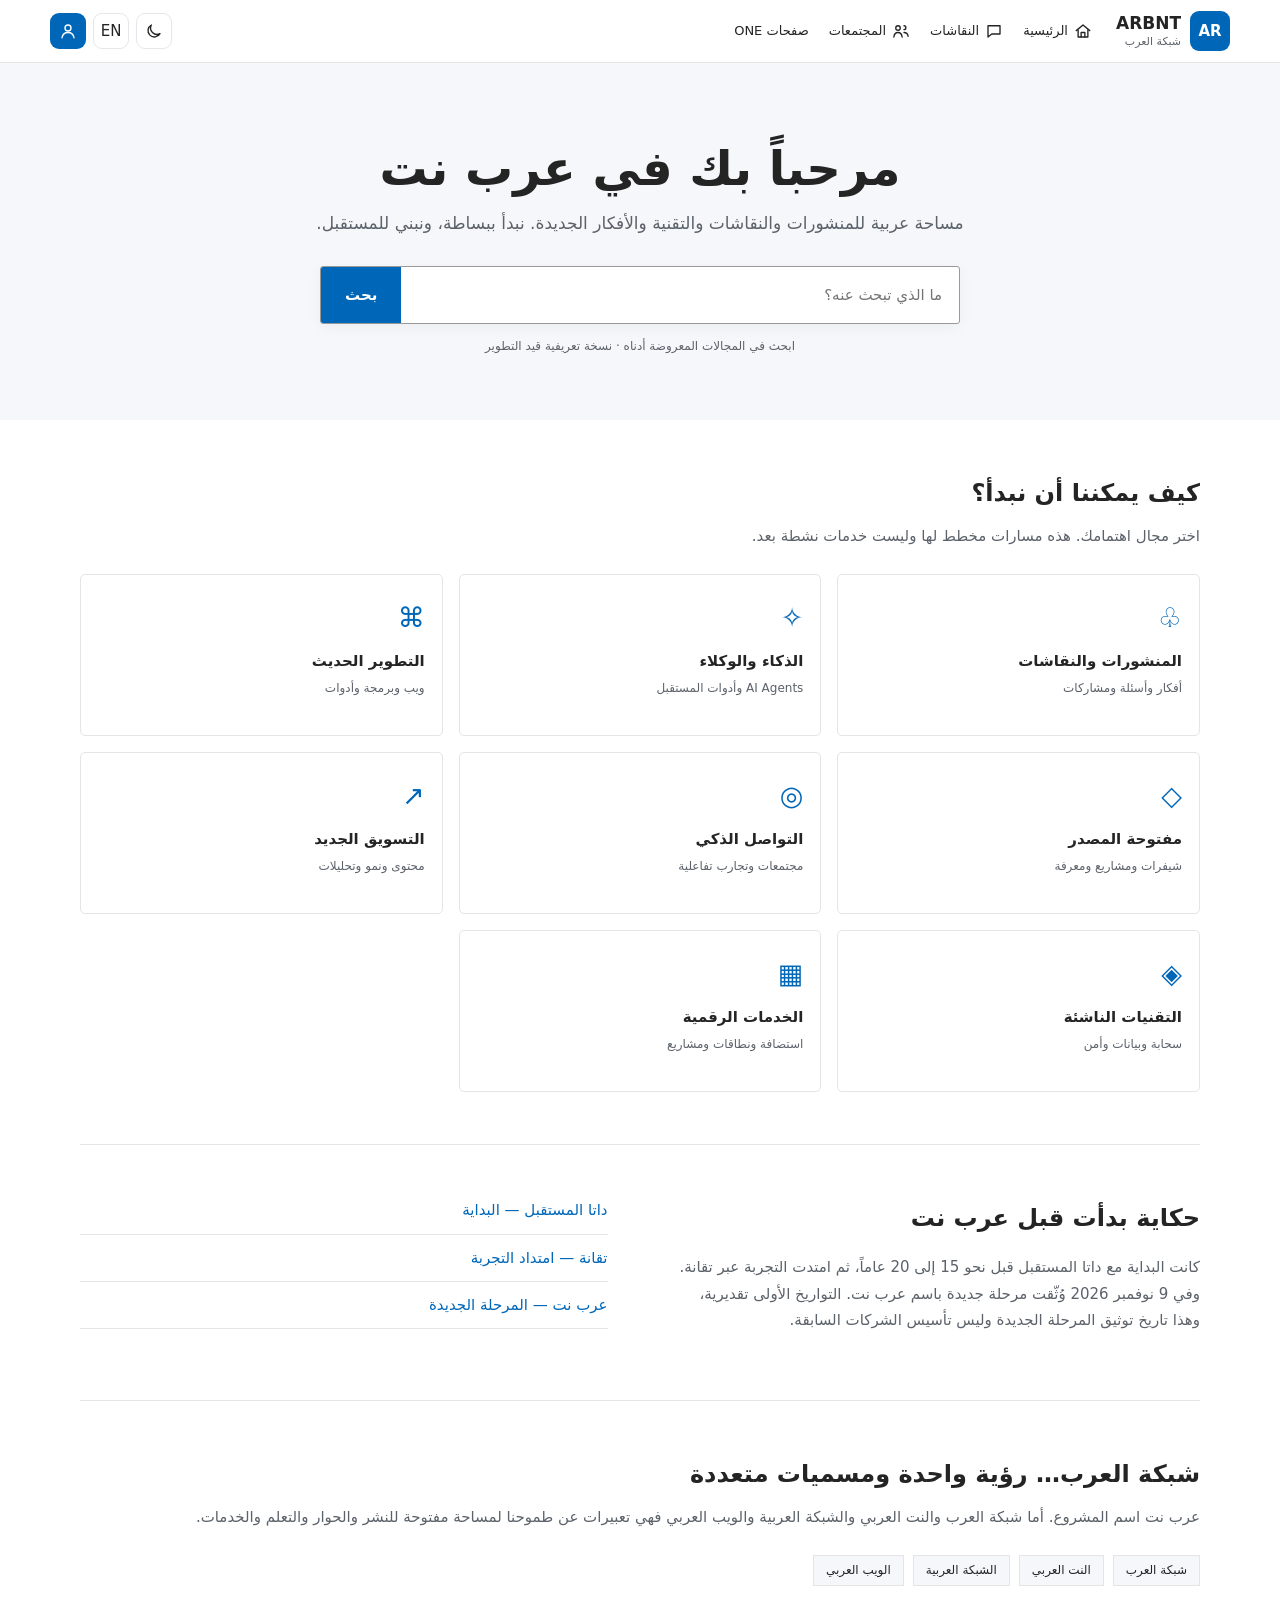
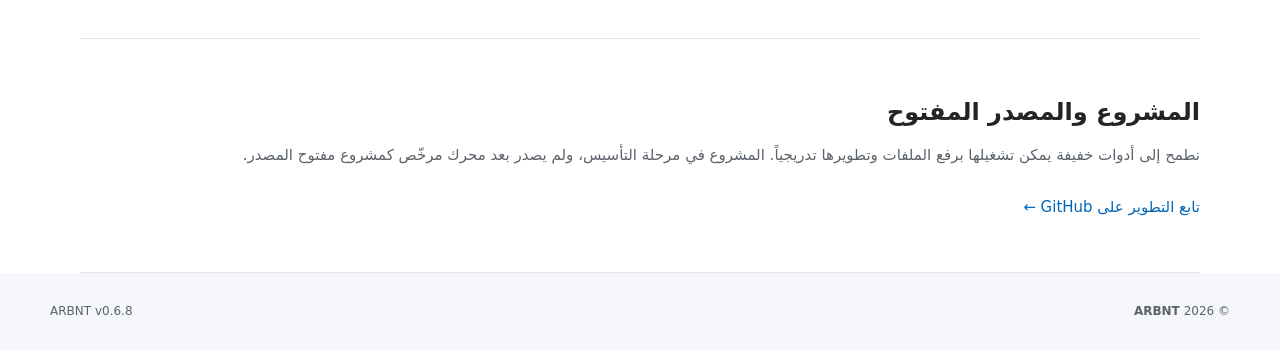
<file: public/community/index.html>
<!doctype html><html lang="ar" dir="rtl"><head><meta charset="utf-8"><meta name="viewport" content="width=device-width,initial-scale=1"><meta name="theme-color" content="#ffffff"><meta name="color-scheme" content="light dark"><meta name="robots" content="index,follow,max-image-preview:large"><link rel="canonical" href="https://arbnt.com/"><link rel="alternate" hreflang="ar" href="https://arbnt.com/"><link rel="alternate" hreflang="x-default" href="https://arbnt.com/"><title>ARBNT | شبكة العرب</title><meta name="description" content="عرب نت ARBNT، شبكة العرب والنت العربي والشبكة العربية والويب العربي. من داتا المستقبل إلى تقانة ثم عرب نت: مجتمع للمنشورات والنقاشات والذكاء الاصطناعي والوكلاء والتطوير الحديث والمصدر المفتوح."><meta name="keywords" content="عرب نت,ARBNT,شبكة العرب,النت العربي,الشبكة العربية,الويب العربي,منشورات,نقاشات,الذكاء الاصطناعي,الوكلاء الأذكياء,AI Agents,التطوير الحديث,التواصل الذكي,التسويق الجديد,البرمجيات مفتوحة المصدر"><meta property="og:type" content="website"><meta property="og:locale" content="ar_SA"><meta property="og:site_name" content="ARBNT | شبكة العرب"><meta property="og:title" content="ARBNT | شبكة العرب"><meta property="og:description" content="مساحة عربية للمنشورات والنقاشات والتقنية. رحلة بدأت مع داتا المستقبل ثم تقانة، ومرحلة عرب نت الجديدة في 2026."><meta property="og:url" content="https://arbnt.com/"><meta name="twitter:card" content="summary"><meta name="twitter:title" content="ARBNT | شبكة العرب"><meta name="twitter:description" content="مجتمع عربي للتقنية والمنشورات والنقاشات والمصدر المفتوح."><script type="application/ld+json">{"@context":"https://schema.org","@graph":[{"@type":"Organization","@id":"https://arbnt.com/#org","name":"عرب نت","alternateName":["ARBNT","شبكة العرب","النت العربي","الشبكة العربية","الويب العربي"],"url":"https://arbnt.com/"},{"@type":"WebSite","name":"عرب نت | ARBNT","url":"https://arbnt.com/","inLanguage":["ar","en"]}]}</script>
<style>
:root{color-scheme:light;--bg:#fff;--ink:#242424;--muted:#5c626a;--border:#e5e5e5;--tile:#fff;--panel:#f5f7fa;--blue:#0067b8;--shadow:0 3px 15px #0000000b}
html[data-theme=dark]{color-scheme:dark;--bg:#14171b;--ink:#f0f2f4;--muted:#b5bcc5;--border:#353b43;--tile:#1d2228;--panel:#202730;--blue:#77bcff;--shadow:0 3px 15px #0003}
*{box-sizing:border-box}html{scroll-behavior:smooth}body{margin:0;background:var(--bg);color:var(--ink);font:15px/1.75 system-ui,-apple-system,"Segoe UI",Tahoma,Arial,sans-serif}a{color:var(--blue);text-decoration:none}a:hover{text-decoration:underline}button,input{font:inherit}button{cursor:pointer}a:focus-visible,button:focus-visible,input:focus-visible{outline:2px solid var(--blue);outline-offset:3px}.wrap{width:min(1120px,calc(100% - 38px));margin:auto}
header{border-bottom:1px solid var(--border)}.top{min-height:68px;display:flex;align-items:center;gap:27px}.brand{font-size:21px;font-weight:750;color:var(--ink);white-space:nowrap}.brand small{display:block;font-size:10px;letter-spacing:2px;color:var(--muted);line-height:1}.nav{display:flex;gap:23px;align-items:center;flex:1}.nav a{color:var(--ink);font-size:13px}.tools{display:flex;gap:8px}.tool{border:1px solid var(--border);background:var(--tile);color:var(--ink);border-radius:5px;padding:5px 10px;font-size:12px}
.hero{text-align:center;padding:72px 0 63px;background:var(--panel)}.hero h1{font-size:clamp(30px,4.8vw,48px);font-weight:650;margin:0 0 7px;line-height:1.4}.hero p{margin:0 auto 27px;max-width:680px;color:var(--muted);font-size:17px}.search{display:flex;max-width:640px;margin:auto;background:var(--bg);border:1px solid #999;border-radius:3px;overflow:hidden;box-shadow:var(--shadow)}.search input{min-width:0;flex:1;border:0;background:transparent;color:var(--ink);padding:15px 17px;outline:none}.search button{border:0;background:var(--blue);color:#fff;padding:0 24px;font-weight:600}.search-note{font-size:12px;color:var(--muted);margin-top:12px}
main section{padding:52px 0;border-bottom:1px solid var(--border)}h2{font-size:24px;font-weight:650;margin:0 0 9px}.intro{color:var(--muted);margin:0 0 25px}.cards{display:grid;grid-template-columns:repeat(4,minmax(0,1fr));gap:16px}.card{display:block;border:1px solid var(--border);border-radius:5px;padding:25px 17px 19px;background:var(--tile);min-height:162px;color:var(--ink);transition:border-color .15s,transform .15s}.card:hover{border-color:var(--blue);transform:translateY(-2px);text-decoration:none}.symbol{display:block;font-size:27px;color:var(--blue);line-height:1.3;margin-bottom:12px}.card strong{display:block;font-size:15px}.card small{display:block;font-size:12px;color:var(--muted);margin-top:4px}.split{display:grid;grid-template-columns:1fr 1fr;gap:65px}.split p,.story p{color:var(--muted)}.date{font-weight:700;color:var(--ink)}.links{display:flex;flex-direction:column;gap:10px}.links a{border-bottom:1px solid var(--border);padding-bottom:10px}.tags{display:flex;gap:9px;flex-wrap:wrap;margin-top:15px}.tags span{background:var(--panel);border:1px solid var(--border);padding:4px 12px;font-size:12px}.empty{display:none;margin:20px 0;color:var(--muted)}footer{background:var(--panel);padding:28px 0;color:var(--muted);font-size:12px}.foot{display:flex;justify-content:space-between;gap:18px;flex-wrap:wrap}.foot a{color:var(--muted)}.skip{position:absolute;top:-100px;inset-inline-start:10px}.skip:focus{top:5px;background:var(--bg);padding:10px}
@media(max-width:850px){.cards{grid-template-columns:repeat(2,1fr)}.nav{gap:12px}.split{gap:25px}}@media(max-width:620px){.top{flex-wrap:wrap;gap:10px;padding:12px 0}.nav{order:3;flex-basis:100%;overflow-x:auto;white-space:nowrap;padding:5px 0}.tools{margin-inline-start:auto}.hero{padding:50px 0}.hero p{font-size:15px}.cards{grid-template-columns:repeat(2,1fr);gap:10px}.card{padding:16px 12px;min-height:150px}.split{grid-template-columns:1fr}.search button{padding:0 14px}}@media(prefers-reduced-motion:reduce){html{scroll-behavior:auto}.card{transition:none}}
</style><script>(function(){try{var t=localStorage.getItem('arbnt-theme');if(t==='dark'||t==='light')document.documentElement.dataset.theme=t;else if(matchMedia('(prefers-color-scheme:dark)').matches)document.documentElement.dataset.theme='dark';var l=localStorage.getItem('arbnt-lang');if(l==='en'){document.documentElement.lang='en';document.documentElement.dir='ltr'}}catch(e){}})();</script><link rel="stylesheet" href="assets/shell.css?v=0.6.8"><link rel="stylesheet" href="assets/layout.css"><style>#cards.arb-grid{grid-template-columns:repeat(var(--arb-cols,3),minmax(0,1fr))}@media(max-width:550px){#cards.arb-grid{grid-template-columns:1fr}}</style></head><body>
<a class="skip" href="#main" data-ar="تجاوز إلى المحتوى" data-en="Skip to content">تجاوز إلى المحتوى</a>
<header><div class="wrap top"><a href="/" class="brand">عرب نت<small>ARBNT</small></a><nav class="nav" aria-label="Main navigation"><a href="#topics" data-ar="المجالات" data-en="Explore">المجالات</a><a href="#story" data-ar="حكايتنا" data-en="Our story">حكايتنا</a><a href="#vision" data-ar="شبكة العرب" data-en="Our vision">شبكة العرب</a><a href="#resources" data-ar="المصادر" data-en="Resources">المصادر</a></nav><div class="tools"><button type="button" class="tool" id="lang" aria-label="Change language">English</button><button type="button" class="tool" id="theme" aria-label="Toggle dark mode">☾ <span data-ar="ليلي" data-en="Dark">ليلي</span></button></div></div></header>
<div class="hero"><div class="wrap"><h1 data-ar="مرحباً بك في عرب نت" data-en="Welcome to ARBNT">مرحباً بك في عرب نت</h1><p data-ar="مساحة عربية للمنشورات والنقاشات والتقنية والأفكار الجديدة. نبدأ ببساطة، ونبني للمستقبل." data-en="An Arab digital space for posts, discussions, technology and new ideas. Starting simple, building for tomorrow.">مساحة عربية للمنشورات والنقاشات والتقنية والأفكار الجديدة. نبدأ ببساطة، ونبني للمستقبل.</p><form class="search" id="search" role="search"><input id="q" type="search" autocomplete="off" aria-label="بحث في المجالات" placeholder="ما الذي تبحث عنه؟" data-ar-placeholder="ما الذي تبحث عنه؟" data-en-placeholder="What are you looking for?"><button type="submit" data-ar="بحث" data-en="Search">بحث</button></form><div class="search-note" data-ar="ابحث في المجالات المعروضة أدناه · نسخة تعريفية قيد التطوير" data-en="Search the categories below · Introductory preview in development">ابحث في المجالات المعروضة أدناه · نسخة تعريفية قيد التطوير</div></div></div>
<main id="main" class="wrap"><section id="topics"><h2 data-ar="كيف يمكننا أن نبدأ؟" data-en="Where would you like to start?">كيف يمكننا أن نبدأ؟</h2><p class="intro" data-ar="اختر مجال اهتمامك. هذه مسارات مخطط لها وليست خدمات نشطة بعد." data-en="Choose an area of interest. These are planned topics, not live services yet.">اختر مجال اهتمامك. هذه مسارات مخطط لها وليست خدمات نشطة بعد.</p><div class="cards arb-grid" id="cards" data-cols="3">
<a class="card" href="#vision" data-search="منشورات نقاشات مشاركات مجتمع posts discussions community"><span class="symbol">♧</span><strong data-ar="المنشورات والنقاشات" data-en="Posts & discussions">المنشورات والنقاشات</strong><small data-ar="أفكار وأسئلة ومشاركات" data-en="Ideas, questions and sharing">أفكار وأسئلة ومشاركات</small></a>
<a class="card" href="#vision" data-search="ذكاء اصطناعي ايجنت وكلاء agents artificial intelligence ai"><span class="symbol">✧</span><strong data-ar="الذكاء والوكلاء" data-en="AI & agents">الذكاء والوكلاء</strong><small data-ar="AI Agents وأدوات المستقبل" data-en="AI agents and emerging tools">AI Agents وأدوات المستقبل</small></a>
<a class="card" href="#vision" data-search="تطوير برمجة مواقع developer coding web"><span class="symbol">⌘</span><strong data-ar="التطوير الحديث" data-en="Modern development">التطوير الحديث</strong><small data-ar="ويب وبرمجة وأدوات" data-en="Web, coding and tools">ويب وبرمجة وأدوات</small></a>
<a class="card" href="#resources" data-search="مفتوحة المصدر open source github سكربتات"><span class="symbol">◇</span><strong data-ar="مفتوحة المصدر" data-en="Open source">مفتوحة المصدر</strong><small data-ar="شيفرات ومشاريع ومعرفة" data-en="Code, projects and knowledge">شيفرات ومشاريع ومعرفة</small></a>
<a class="card" href="#vision" data-search="تواصل ذكي اتصال مجتمعات communication"><span class="symbol">◎</span><strong data-ar="التواصل الذكي" data-en="Smart communication">التواصل الذكي</strong><small data-ar="مجتمعات وتجارب تفاعلية" data-en="Communities and interaction">مجتمعات وتجارب تفاعلية</small></a>
<a class="card" href="#vision" data-search="تسويق جديد رقمي نمو marketing"><span class="symbol">↗</span><strong data-ar="التسويق الجديد" data-en="Modern marketing">التسويق الجديد</strong><small data-ar="محتوى ونمو وتحليلات" data-en="Content, growth and analytics">محتوى ونمو وتحليلات</small></a>
<a class="card" href="#vision" data-search="تقنيات ناشئة بيانات سحابة انترنت الاشياء أمن technology cloud iot"><span class="symbol">◈</span><strong data-ar="التقنيات الناشئة" data-en="Emerging technology">التقنيات الناشئة</strong><small data-ar="سحابة وبيانات وأمن" data-en="Cloud, data and security">سحابة وبيانات وأمن</small></a>
<a class="card" href="#vision" data-search="خدمات رقمية استضافة نطاقات ريادة أعمال business hosting domains"><span class="symbol">▦</span><strong data-ar="الخدمات الرقمية" data-en="Digital services">الخدمات الرقمية</strong><small data-ar="استضافة ونطاقات ومشاريع" data-en="Hosting, domains and projects">استضافة ونطاقات ومشاريع</small></a>
</div><p id="empty" class="empty" data-ar="لا توجد مجالات مطابقة. جرّب كلمة أخرى." data-en="No matching categories. Try another keyword.">لا توجد مجالات مطابقة. جرّب كلمة أخرى.</p></section>
<section id="story" class="story"><div class="split"><div><h2 data-ar="حكاية بدأت قبل عرب نت" data-en="A story that began before ARBNT">حكاية بدأت قبل عرب نت</h2><p data-ar="كانت البداية مع داتا المستقبل قبل نحو 15 إلى 20 عاماً، ثم امتدت التجربة عبر تقانة. وفي 9 نوفمبر 2026 وُثّقت مرحلة جديدة باسم عرب نت. التواريخ الأولى تقديرية، وهذا تاريخ توثيق المرحلة الجديدة وليس تأسيس الشركات السابقة." data-en="The journey began with Future Data around 15–20 years ago, then continued through Tqanh. On November 9, 2026, a new chapter was documented as ARBNT. The early period is approximate; this date marks the new chapter, not the founding of the earlier ventures.">كانت البداية مع داتا المستقبل قبل نحو 15 إلى 20 عاماً، ثم امتدت التجربة عبر تقانة. وفي <time class="date" datetime="2026-11-09">9 نوفمبر 2026</time> وُثّقت مرحلة جديدة باسم عرب نت. التواريخ الأولى تقديرية، وهذا تاريخ توثيق المرحلة الجديدة وليس تأسيس الشركات السابقة.</p></div><div class="links"><a href="https://futuredata.com.sa/" target="_blank" rel="noopener noreferrer" data-ar="داتا المستقبل — البداية" data-en="Future Data — the beginning">داتا المستقبل — البداية</a><a href="https://tqanh.com/" target="_blank" rel="noopener noreferrer" data-ar="تقانة — امتداد التجربة" data-en="Tqanh — continuing the journey">تقانة — امتداد التجربة</a><a href="https://github.com/abud3d/arbnt" target="_blank" rel="noopener noreferrer" data-ar="عرب نت — المرحلة الجديدة" data-en="ARBNT — the new chapter">عرب نت — المرحلة الجديدة</a></div></div></section>
<section id="vision"><h2 data-ar="شبكة العرب… رؤية واحدة ومسميات متعددة" data-en="One vision, many names">شبكة العرب… رؤية واحدة ومسميات متعددة</h2><p class="intro" data-ar="عرب نت اسم المشروع. أما شبكة العرب والنت العربي والشبكة العربية والويب العربي فهي تعبيرات عن طموحنا لمساحة مفتوحة للنشر والحوار والتعلم والخدمات." data-en="ARBNT is the project name. The Arab Network and Arab Web express our ambition for an open space for publishing, discussion, learning and digital services.">عرب نت اسم المشروع. أما شبكة العرب والنت العربي والشبكة العربية والويب العربي فهي تعبيرات عن طموحنا لمساحة مفتوحة للنشر والحوار والتعلم والخدمات.</p><div class="tags"><span data-ar="شبكة العرب" data-en="Arab Network">شبكة العرب</span><span data-ar="النت العربي" data-en="Arab Internet">النت العربي</span><span data-ar="الشبكة العربية" data-en="Arabic Network">الشبكة العربية</span><span data-ar="الويب العربي" data-en="Arab Web">الويب العربي</span></div></section>
<section id="resources"><h2 data-ar="المشروع والمصدر المفتوح" data-en="Project & open source">المشروع والمصدر المفتوح</h2><p class="intro" data-ar="نطمح إلى أدوات خفيفة يمكن تشغيلها برفع الملفات وتطويرها تدريجياً. المشروع في مرحلة التأسيس، ولم يصدر بعد محرك مرخّص كمشروع مفتوح المصدر." data-en="We envision lightweight tools that can start with a simple file upload and evolve over time. The project is in its foundation stage; no open-source engine or license has been released yet.">نطمح إلى أدوات خفيفة يمكن تشغيلها برفع الملفات وتطويرها تدريجياً. المشروع في مرحلة التأسيس، ولم يصدر بعد محرك مرخّص كمشروع مفتوح المصدر.</p><a href="https://github.com/abud3d/arbnt" target="_blank" rel="noopener noreferrer" data-ar="تابع التطوير على GitHub ←" data-en="Follow development on GitHub →">تابع التطوير على GitHub ←</a></section></main>
<footer><div class="wrap foot"><span data-ar="© 2026 عرب نت · جذورنا داتا المستقبل · مرحلة ARBNT الجديدة: 9 نوفمبر 2026" data-en="© 2026 ARBNT · Roots in Future Data · New chapter: November 9, 2026">© 2026 عرب نت · جذورنا داتا المستقبل · مرحلة ARBNT الجديدة: 9 نوفمبر 2026</span><span><a href="https://github.com/abud3d/arbnt/blob/main/VERSION" target="_blank" rel="noopener noreferrer">ARBNT v0.6.8</a> · <a href="https://github.com/abud3d/arbnt" target="_blank" rel="noopener noreferrer">GitHub</a></span></div></footer>
<script src="assets/shell.js?v=0.6.8"></script><script>(function(){var root=document.documentElement,q=document.getElementById('q'),cards=[].slice.call(document.querySelectorAll('.card')),empty=document.getElementById('empty');function current(){try{return localStorage.getItem('arbnt-lang')==='en'?'en':'ar'}catch(e){return 'ar'}}function setLanguage(l){root.lang=l;root.dir=l==='en'?'ltr':'rtl';document.querySelectorAll('[data-ar][data-en]').forEach(function(el){el.textContent=el.dataset[l]});if(q)q.placeholder=q.dataset[l+'Placeholder'];filter()}function filter(){if(!q)return;var term=q.value.trim().toLocaleLowerCase(),n=0;cards.forEach(function(card){var content=(card.dataset.search+' '+card.textContent+' '+Array.from(card.querySelectorAll('[data-ar]')).map(function(x){return x.dataset.ar+' '+x.dataset.en}).join(' ')).toLocaleLowerCase();var show=!term||content.includes(term);card.hidden=!show;card.style.display=show?'':'none';if(show)n++});if(empty)empty.style.display=n?'none':'block'}if(q)q.addEventListener('input',filter);var form=document.getElementById('search');if(form)form.addEventListener('submit',function(e){e.preventDefault();document.getElementById('topics').scrollIntoView({behavior:'smooth'})});setLanguage(current());})();</script></body></html>
</file>
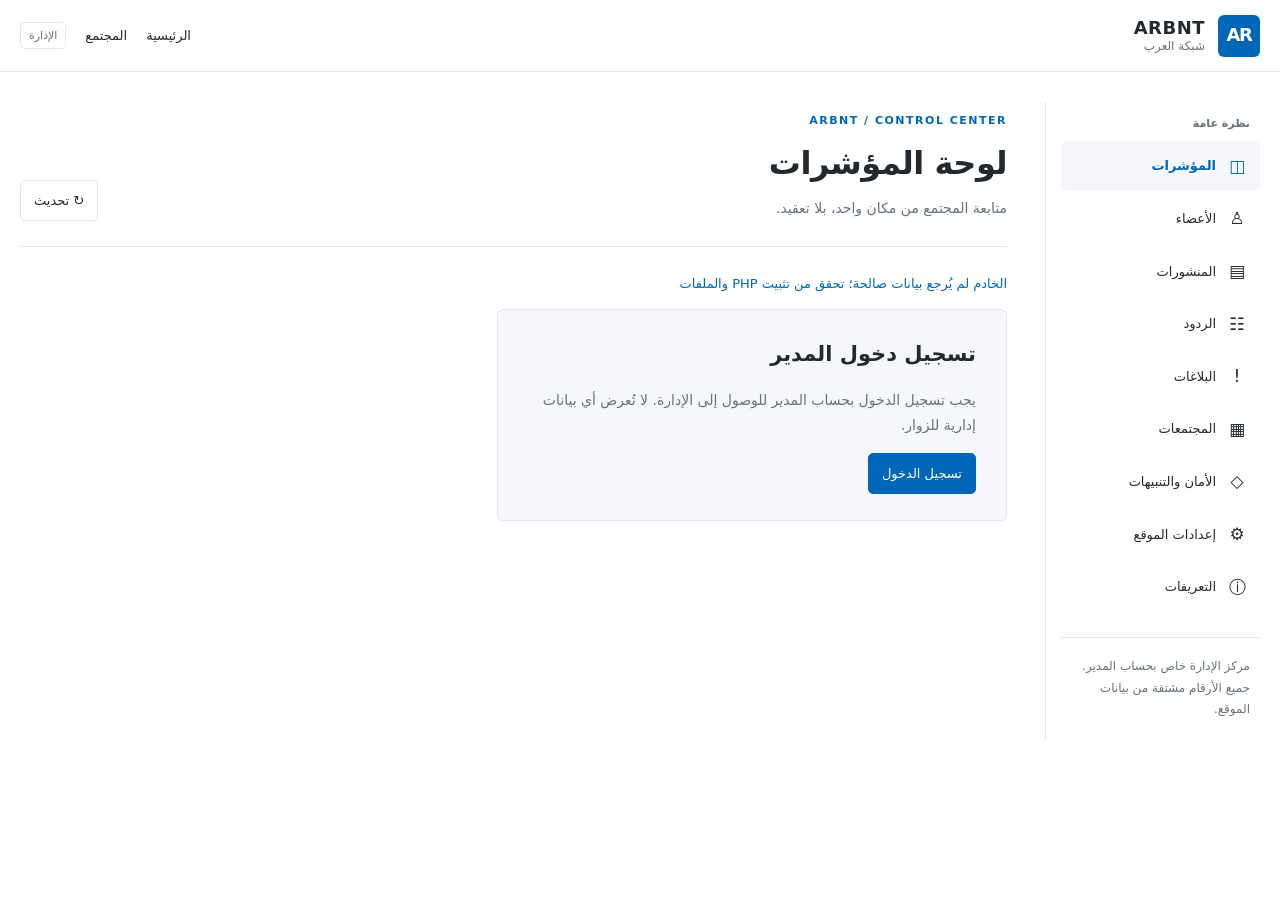
<file: public/community/admin.html>
<!doctype html>
<html lang="ar" dir="rtl">
<head>
<meta charset="utf-8"><meta name="viewport" content="width=device-width,initial-scale=1">
<meta name="robots" content="noindex,nofollow"><meta name="theme-color" content="#ffffff">
<title>مركز إدارة ARBNT | شبكة العرب</title>
<link rel="stylesheet" href="assets/admin.css?v=0.6.8">
<script src="assets/admin.js?v=0.6.8" defer></script>
</head>
<body>
<header class="header"><div class="head-inner">
<a class="identity" href="index.html" aria-label="العودة إلى ARBNT"><span class="mark">AR</span><span><strong>ARBNT</strong><small>شبكة العرب</small></span></a>
<div class="head-links"><a href="index.html">الرئيسية</a><a href="community.html">المجتمع</a><span class="version" id="version">الإدارة</span></div>
</div></header>
<div class="shell">
<aside class="side" id="sidebar">
<div class="side-label">نظرة عامة</div>
<nav aria-label="التنقل في لوحة الإدارة">
<button class="nav-btn active" data-nav="overview"><span class="ico">◫</span> المؤشرات</button>
<button class="nav-btn" data-nav="users"><span class="ico">♙</span> الأعضاء</button>
<button class="nav-btn" data-nav="posts"><span class="ico">▤</span> المنشورات</button>
<button class="nav-btn" data-nav="comments"><span class="ico">☷</span> الردود</button>
<button class="nav-btn" data-nav="reports"><span class="ico">!</span> البلاغات</button>
<button class="nav-btn" data-nav="communities"><span class="ico">▦</span> المجتمعات</button>
<button class="nav-btn" data-nav="security"><span class="ico">◇</span> الأمان والتنبيهات</button>
<button class="nav-btn" data-nav="settings"><span class="ico">⚙</span> إعدادات الموقع</button>
<button class="nav-btn" data-nav="definitions"><span class="ico">ⓘ</span> التعريفات</button>
</nav>
<div class="aside-foot">مركز الإدارة خاص بحساب المدير. جميع الأرقام مشتقة من بيانات الموقع.</div>
</aside>
<main class="main" id="main">
<div class="heading"><div><span class="eyebrow">ARBNT / CONTROL CENTER</span><h1 id="sectionTitle">لوحة المؤشرات</h1><p id="sectionSubtitle">متابعة المجتمع من مكان واحد، بلا تعقيد.</p></div><div class="heading-right"><button class="btn" type="button" id="refresh">↻ تحديث</button></div></div>
<p class="feedback" id="notice" role="status" aria-live="polite"></p>
<section id="gate" class="gate hidden"><h2>تسجيل دخول المدير</h2><p>يجب تسجيل الدخول بحساب المدير للوصول إلى الإدارة. لا تُعرض أي بيانات إدارية للزوار.</p><a class="btn primary" href="login.html">تسجيل الدخول</a></section>
<div id="dashboard" class="hidden">
<section data-section="overview" id="section-overview">
<div class="metrics">
<div class="metric"><span>الأعضاء</span><strong id="metric-members">—</strong><small>جميع الحسابات</small></div>
<div class="metric"><span>المنشورات</span><strong id="metric-posts">—</strong><small>المحتوى المنشور</small></div>
<div class="metric"><span>الردود</span><strong id="metric-comments">—</strong><small>تفاعلات المجتمع</small></div>
<div class="metric"><span>المجتمعات</span><strong id="metric-communities">—</strong><small>الأقسام المنشأة</small></div>
<div class="metric"><span>غير المفعّلين</span><strong id="metric-unverified">—</strong><small>حسابات تحتاج مراجعة</small></div>
<div class="metric"><span>المحظورون</span><strong id="metric-banned">—</strong><small>حسابات مقيدة</small></div>
</div>
<div class="cols">
<div class="panel"><div class="panel-head"><div><h2>نشاط المجتمع</h2><small>آخر 14 يوماً حسب تاريخ إنشاء السجلات — UTC</small></div></div><canvas class="chart" id="activityChart" role="img" aria-label="رسم بياني للمنشورات والردود والأعضاء خلال 14 يوماً"></canvas><div class="legend"><span><i class="p"></i>المنشورات</span><span><i class="c"></i>الردود</span><span><i class="u"></i>الأعضاء الجدد</span></div><p class="hint" id="activitySummary"></p></div>
<div class="panel"><div class="panel-head"><div><h2>المجتمعات الأكثر نشاطاً</h2><small>بحسب عدد المنشورات الحالية</small></div></div><div id="communityBars"></div></div>
</div>
<div class="cols">
<div class="panel"><div class="panel-head"><h2>التنبيهات الحالية</h2><button type="button" data-open="security" class="btn tiny">التفاصيل</button></div><div id="overviewAlerts"></div></div>
<div class="panel"><div class="panel-head"><h2>التوزيع العام للمحتوى</h2><small>السجلات الحالية</small></div><div id="contentRatio"></div><p class="hint">هذا الرسم يقارن أعداد المنشورات والردود، وليس زيارات الموقع.</p></div>
</div>
</section>
<section data-section="users" class="hidden" id="section-users">
<div class="subsection"><div><h2>إدارة الأعضاء</h2><p>البحث والتفعيل والحظر وفك الحظر مع حماية حساب المدير.</p></div></div>
<div class="panel"><div class="toolbar"><input id="userSearch" type="search" placeholder="ابحث بالاسم أو البريد" aria-label="البحث في الأعضاء"><span class="hint" id="userCount"></span></div><div id="userList" class="data-list"></div></div>
</section>
<section data-section="posts" class="hidden" id="section-posts">
<div class="subsection"><div><h2>إدارة المنشورات</h2><p>مراجعة النصوص وتعديل العنوان والمحتوى والمجتمع أو حذف المنشور.</p></div></div>
<div class="panel"><div class="toolbar"><input id="postSearch" type="search" placeholder="ابحث في العناوين والمحتوى" aria-label="البحث في المنشورات"><button type="button" id="postSearchButton" class="btn">بحث</button><span id="postCount" class="hint"></span></div><div id="postList" class="data-list"></div><div id="postPager" class="pagination"></div></div>
</section>
<section data-section="comments" class="hidden" id="section-comments">
<div class="subsection"><div><h2>إدارة الردود</h2><p>استعراض الردود وحذف المخالف بعد التأكيد.</p></div></div>
<div class="panel"><div class="toolbar"><input id="commentSearch" type="search" placeholder="ابحث في الردود" aria-label="البحث في الردود"><button type="button" id="commentSearchButton" class="btn">بحث</button><span id="commentCount" class="hint"></span></div><div id="commentList" class="data-list"></div><div id="commentPager" class="pagination"></div></div>
</section>
<section data-section="reports" class="hidden" id="section-reports">
<div class="subsection"><div><h2>البلاغات</h2><p>آخر البلاغات المرسلة عن الأعضاء والمنشورات والتعليقات.</p></div></div>
<div class="panel"><div id="reportList" class="data-list"></div></div>
</section>
<section data-section="communities" class="hidden" id="section-communities">
<div class="subsection"><div><h2>إدارة المجتمعات</h2><p>إنشاء مجتمع أو تعديل تعريفه أو حذفه إذا كان خالياً من المنشورات.</p></div></div>
<div class="panel"><h2>إنشاء مجتمع</h2><form id="createCommunityForm" class="form-stack"><div class="fields"><label>اسم المجتمع<input name="name" required maxlength="80" placeholder="مثال: التقنية"></label><label>الاسم بالإنجليزية<input name="name_en" maxlength="80" placeholder="Technology"></label><label>الرابط المختصر بالإنجليزية<input name="slug" required maxlength="40" minlength="3" pattern="[a-z0-9-]{3,40}" placeholder="technology"></label><label>الأيقونة<select name="icon"><option value="chat">نقاش</option><option value="users">مجتمع</option><option value="home">منزل</option><option value="heart">قلب</option><option value="star">نجمة</option><option value="code">برمجة</option><option value="book">كتاب</option><option value="globe">عالمي</option><option value="briefcase">أعمال</option></select></label><label>لون الاسم<input name="color" type="color" value="#0869b1"></label><label class="wide">التعريف بالمجتمع<textarea name="description" maxlength="500" placeholder="ما الذي يناقشه هذا المجتمع؟"></textarea></label></div><div><button class="btn primary" type="submit">إنشاء المجتمع</button></div></form></div>
<div class="panel"><h2>المجتمعات الموجودة</h2><div id="communityList" class="data-list"></div></div>
</section>
<section data-section="security" class="hidden" id="section-security">
<div class="subsection"><div><h2>الأمان والتنبيهات</h2><p>مؤشرات تحذير محددة، وليست فحصاً أمنياً كاملاً.</p></div></div>
<div class="panel"><h2>التنبيهات</h2><div id="securityAlerts"></div></div>
<div class="panel"><h2>ملفات الموقع والتخزين</h2><div class="kv" id="storageDetails"></div><p class="hint">تُعرض أوصاف المسارات دون كشف المسارات الفعلية على السيرفر.</p></div>
<div class="panel"><h2>آخر الأحداث الأمنية</h2><div id="securityEvents" class="data-list"></div></div>
</section>
<section data-section="settings" class="hidden" id="section-settings">
<div class="subsection"><div><h2>إعدادات شبكة العرب</h2><p>الهوية العامة الأساسية دون تعديلات على الملفات أو قاعدة بيانات.</p></div></div>
<div class="panel"><h2>تعريف الموقع</h2><form id="settingsForm" class="form-stack"><label>اسم الموقع<input name="site_name" required maxlength="100" placeholder="شبكة العرب"></label><label>وصف الموقع<textarea name="site_description" maxlength="320" placeholder="نبذة قصيرة تظهر في واجهة المجتمع"></textarea></label><div><button class="btn primary" type="submit">حفظ الإعدادات</button></div></form><p class="hint">يظهر الوصف في صفحة المجتمع. لا يغيّر هذا الإعداد النصوص الثابتة في الصفحة التعريفية الأصلية.</p></div>
<div class="panel"><h2>البريد والتفعيل</h2><form id="mailSettingsForm" class="form-stack"><div class="fields"><label>طريقة الإرسال<select name="driver"><option value="mail">PHP mail()</option><option value="smtp">SMTP</option></select></label><label>خادم SMTP<input name="host" placeholder="smtp.example.com"></label><label>المنفذ<input name="port" type="number" min="1" max="65535" value="587"></label><label>التشفير<select name="encryption"><option value="tls">STARTTLS</option><option value="ssl">SSL/TLS</option><option value="none">بدون</option></select></label><label>اسم المستخدم<input name="username" autocomplete="username"></label><label>كلمة مرور SMTP<input name="password" type="password" autocomplete="new-password" placeholder="اتركها فارغة للإبقاء على الحالية"></label><label>بريد المرسل<input name="from_email" type="email" placeholder="no-reply@example.com"></label><label>اسم المرسل<input name="from_name" maxlength="80" value="ARBNT"></label></div><div class="toolbar"><button class="btn primary" type="submit">حفظ إعدادات البريد</button></div></form><form id="mailTestForm" class="toolbar"><input name="email" type="email" required placeholder="البريد الذي سيستقبل رسالة الاختبار"><button class="btn" type="submit">إرسال اختبار</button></form><p class="hint" id="mailStatus"></p></div><div class="panel"><h2>معلومات التثبيت</h2><div id="systemInfo" class="kv"></div></div>
</section>
<section data-section="definitions" class="hidden" id="section-definitions">
<div class="subsection"><div><h2>التعريفات وقراءة المؤشرات</h2><p>ما الذي تُظهره الأرقام، وما الذي لا يمكن استنتاجه منها.</p></div></div>
<div class="definitions">
<div class="definition"><strong>الأعضاء</strong><p>عدد حسابات المستخدمين المسجلة، بما فيها المحظورة والتي لم تُفعّل بريدها.</p></div>
<div class="definition"><strong>المنشورات</strong><p>المواضيع المحفوظة حالياً. الحذف يقلّل العدد؛ لا يمثل مجموع ما نُشر تاريخياً.</p></div>
<div class="definition"><strong>الردود</strong><p>التعليقات المحفوظة على المنشورات، وليس عدد الإعجابات أو المشاهدات.</p></div>
<div class="definition"><strong>النشاط اليومي</strong><p>تجميع حسب تاريخ إنشاء السجلات خلال 14 يوماً بالتوقيت العالمي UTC.</p></div>
<div class="definition"><strong>المجتمعات النشطة</strong><p>ترتيب بعدد المنشورات الحالية لكل مجتمع؛ لا يقيس زياراته.</p></div>
<div class="definition"><strong>حساب غير مفعل</strong><p>عضو يحتاج تفعيل البريد قبل تسجيل الدخول. يمكن للمدير تفعيله بعد التحقق منه.</p></div>
<div class="definition"><strong>الحظر</strong><p>يمنع الحساب المحظور من استخدام جلسة الدخول، مع الاحتفاظ بسجلاته السابقة.</p></div>
<div class="definition"><strong>تنبيه أمني</strong><p>ينتج عند تحقق شرط محدد مثل تكرار فشل الدخول في السجل؛ لا يثبت وجود اختراق.</p></div>
<div class="definition"><strong>التخزين الخارجي</strong><p>حفظ ملفات JSON خارج public_html لتقليل خطر وصول الويب المباشر إليها.</p></div>
<div class="definition"><strong>حدود القياس</strong><p>لا تتوفر أرقام الزيارات والزوار الفريدين أو الحمل على المعالج دون نظام جمع بيانات إضافي.</p></div>
</div>
</section>
</div>
</main>
</div>
<dialog id="postDialog" aria-labelledby="postDialogTitle"><h2 id="postDialogTitle">تعديل المنشور</h2><form id="postEditForm" class="form-stack"><input type="hidden" name="id"><label>العنوان<input name="title" maxlength="180" required></label><label>المحتوى<textarea name="text" maxlength="8000" required></textarea></label><label>المجتمع<select name="community_id" id="postEditCommunity"><option value="">عام</option></select></label><label>رابط صورة HTTPS (اختياري)<input name="image" type="url" placeholder="https://..."></label><div class="dialog-actions"><button type="submit" class="btn primary">حفظ التعديل</button><button type="button" class="btn" data-close="postDialog">إلغاء</button></div></form></dialog>
<dialog id="communityDialog" aria-labelledby="communityDialogTitle"><h2 id="communityDialogTitle">تعديل المجتمع</h2><form id="communityEditForm" class="form-stack"><input type="hidden" name="id"><label>اسم المجتمع<input name="name" maxlength="80" required></label><label>الاسم بالإنجليزية<input name="name_en" maxlength="80"></label><label>الأيقونة<select name="icon"><option value="chat">نقاش</option><option value="users">مجتمع</option><option value="home">منزل</option><option value="heart">قلب</option><option value="star">نجمة</option><option value="code">برمجة</option><option value="book">كتاب</option><option value="globe">عالمي</option><option value="briefcase">أعمال</option></select></label><label>لون الاسم<input name="color" type="color" value="#0869b1"></label><label>التعريف<textarea name="description" maxlength="500"></textarea></label><div class="dialog-actions"><button type="submit" class="btn primary">حفظ التعديل</button><button type="button" class="btn" data-close="communityDialog">إلغاء</button></div></form></dialog>
</body></html>
</file>
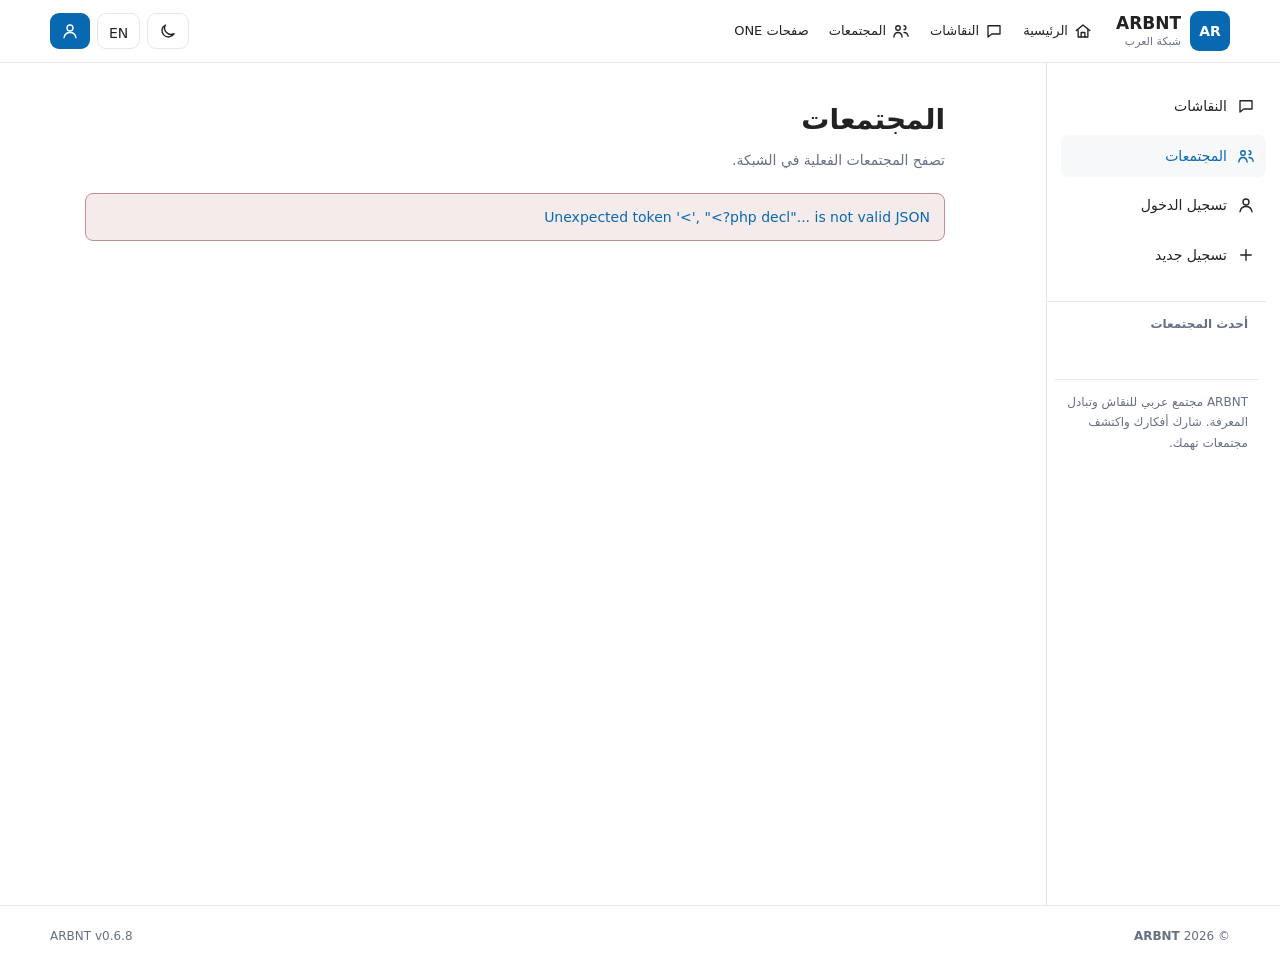
<file: public/community/communities.html>
<!doctype html><html lang="ar" dir="rtl"><head><meta charset="utf-8"><meta name="viewport" content="width=device-width,initial-scale=1"><title>المجتمعات | ARBNT</title><link rel="stylesheet" href="assets/community.css?v=0.6.8"><link rel="stylesheet" href="assets/pages.css?v=0.6.8"><link rel="stylesheet" href="assets/shell.css?v=0.6.8"></head><body><header class="top"></header><div class="app-layout"><aside class="app-sidebar"><nav><a href="community.html">النقاشات</a><a class="active" href="communities.html">المجتمعات</a><a class="auth-only hidden" href="favorites.html">المفضلة</a><a class="auth-only hidden" href="profile.html">الملف الشخصي</a></nav></aside><main class="page"><div class="page-head"><div><h1>المجتمعات</h1><p>تصفح المجتمعات الفعلية في الشبكة.</p></div><button id="createCommunity" class="icon-button hidden" type="button" aria-label="إنشاء مجتمع" title="إنشاء مجتمع">＋</button></div><p id="notice" class="notice" role="status"></p><section id="createBox" class="panel hidden" style="margin-bottom:18px"><form id="communityForm" class="stack"><label>اسم المجتمع<input name="name" required maxlength="80"></label><label>اسم المجتمع بالإنجليزية<input name="name_en" maxlength="80" placeholder="Technology"></label><label>المعرف الإنجليزي<input name="slug" required pattern="[a-z0-9-]{3,40}" maxlength="40"></label><label>أيقونة المجتمع<select name="icon"><option value="chat">نقاش</option><option value="users">مجتمع</option><option value="home">منزل</option><option value="heart">قلب</option><option value="star">نجمة</option><option value="code">برمجة</option><option value="book">كتاب</option><option value="globe">عالمي</option><option value="briefcase">أعمال</option></select></label><label>لون اسم المجتمع<input name="color" type="color" value="#0869b1"></label><label>الوصف<textarea name="description" maxlength="500"></textarea></label><button class="primary" type="submit">إنشاء المجتمع</button></form></section><div id="communitiesList" class="community-list"></div></main></div><footer></footer><script src="assets/shell.js?v=0.6.8"></script><script src="assets/communities.js?v=0.6.8"></script></body></html>
</file>
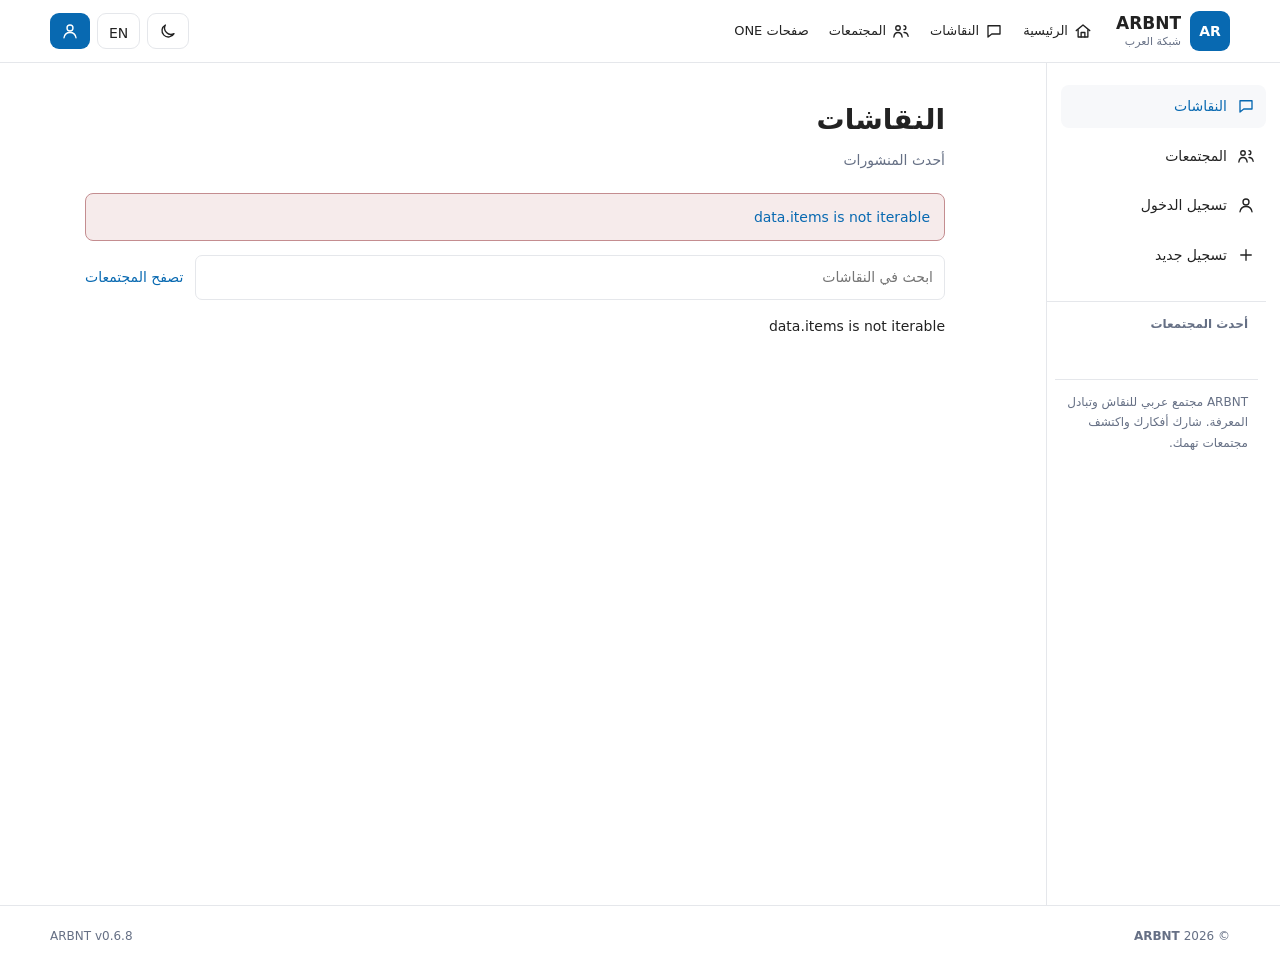
<file: public/community/community.html>
<!doctype html><html lang="ar" dir="rtl"><head><meta charset="utf-8"><meta name="viewport" content="width=device-width,initial-scale=1"><meta name="color-scheme" content="light dark"><title>النقاشات | ARBNT</title><link rel="stylesheet" href="assets/community.css?v=0.6.8"><link rel="stylesheet" href="assets/pages.css?v=0.6.8"><link rel="stylesheet" href="assets/shell.css?v=0.6.8"></head><body><header class="top"></header><div class="app-layout discussion-layout"><aside class="app-sidebar desktop-sidebar"><nav><a class="active" href="community.html">النقاشات</a><a href="communities.html">المجتمعات</a><a class="auth-only hidden" href="favorites.html">المفضلة</a><a class="auth-only hidden" href="profile.html">الملف الشخصي</a><a class="auth-only hidden" href="publish.html">منشور جديد</a></nav></aside><main class="page discussion-main"><div class="page-head"><div><h1>النقاشات</h1><p id="feedTitle">أحدث المنشورات</p></div><a class="primary auth-only hidden" id="newPost" href="publish.html">+ منشور جديد</a></div><p id="notice" class="notice" role="status"></p><div class="feed-tools"><input id="query" type="search" placeholder="ابحث في النقاشات" aria-label="بحث في النقاشات"><a href="communities.html">تصفح المجتمعات</a></div><section id="feed">جارٍ التحميل…</section><div class="pagination" id="pagination"><span id="pages"></span></div></main></div><footer></footer><script src="assets/shell.js?v=0.6.8"></script><script src="assets/community.js?v=0.6.8"></script></body></html>
</file>
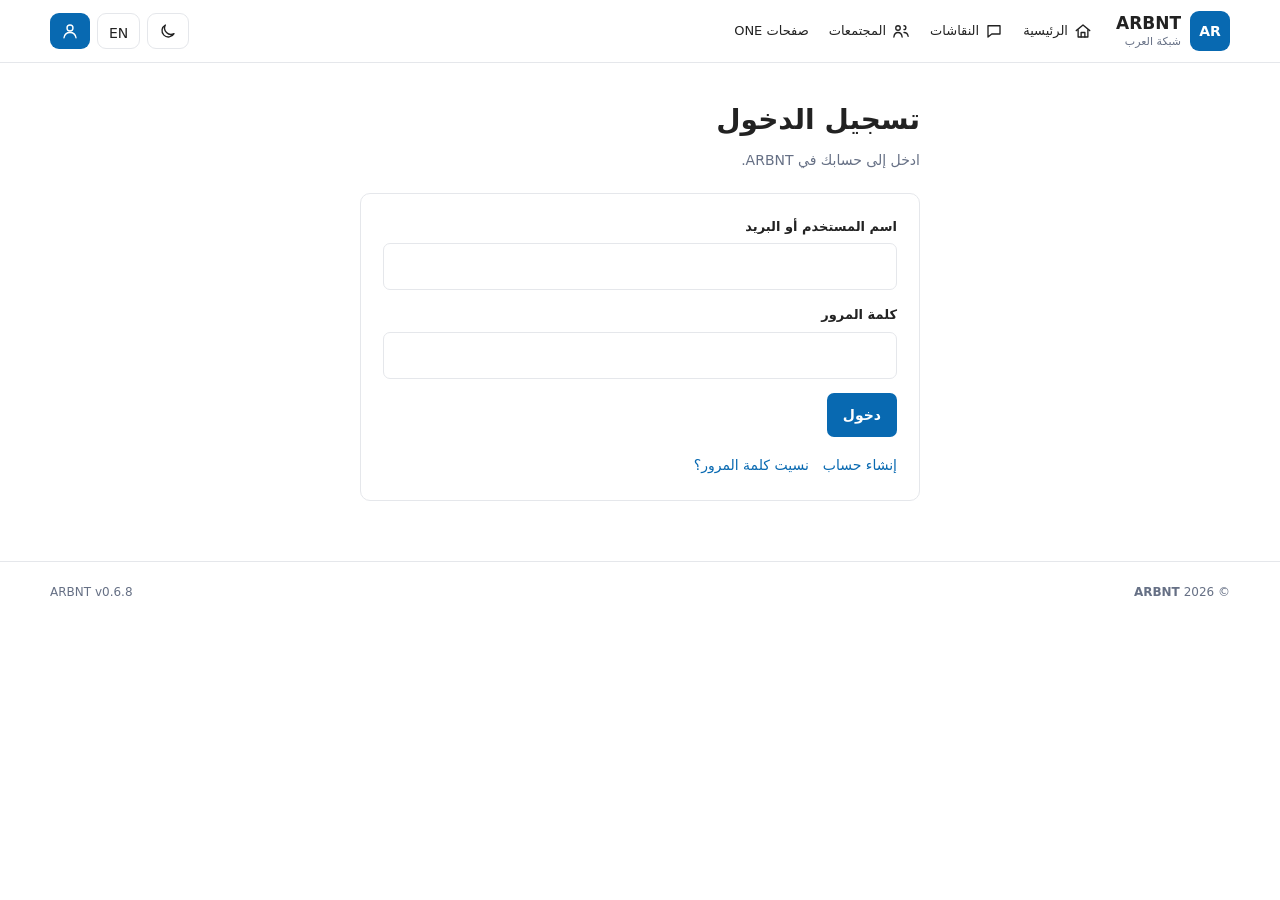
<file: public/community/favorites.html>
<!doctype html><html lang="ar" dir="rtl"><head><meta charset="utf-8"><meta name="viewport" content="width=device-width,initial-scale=1"><title>المفضلة | ARBNT</title><link rel="stylesheet" href="assets/community.css?v=0.6.8"><link rel="stylesheet" href="assets/pages.css?v=0.6.8"><link rel="stylesheet" href="assets/shell.css?v=0.6.8"></head><body><header class="top"></header><div class="app-layout"><aside class="app-sidebar"><nav><a href="community.html">النقاشات</a><a href="communities.html">المجتمعات</a><a class="active" href="favorites.html">المفضلة</a><a href="profile.html">الملف الشخصي</a></nav></aside><main class="page"><div class="page-head"><div><h1>المفضلة</h1><p>المواضيع التي حفظتها.</p></div></div><p id="notice" class="notice" role="status"></p><section id="favoritesList"></section></main></div><footer></footer><script src="assets/shell.js?v=0.6.8"></script><script src="assets/favorites.js?v=0.6.8"></script></body></html>
</file>
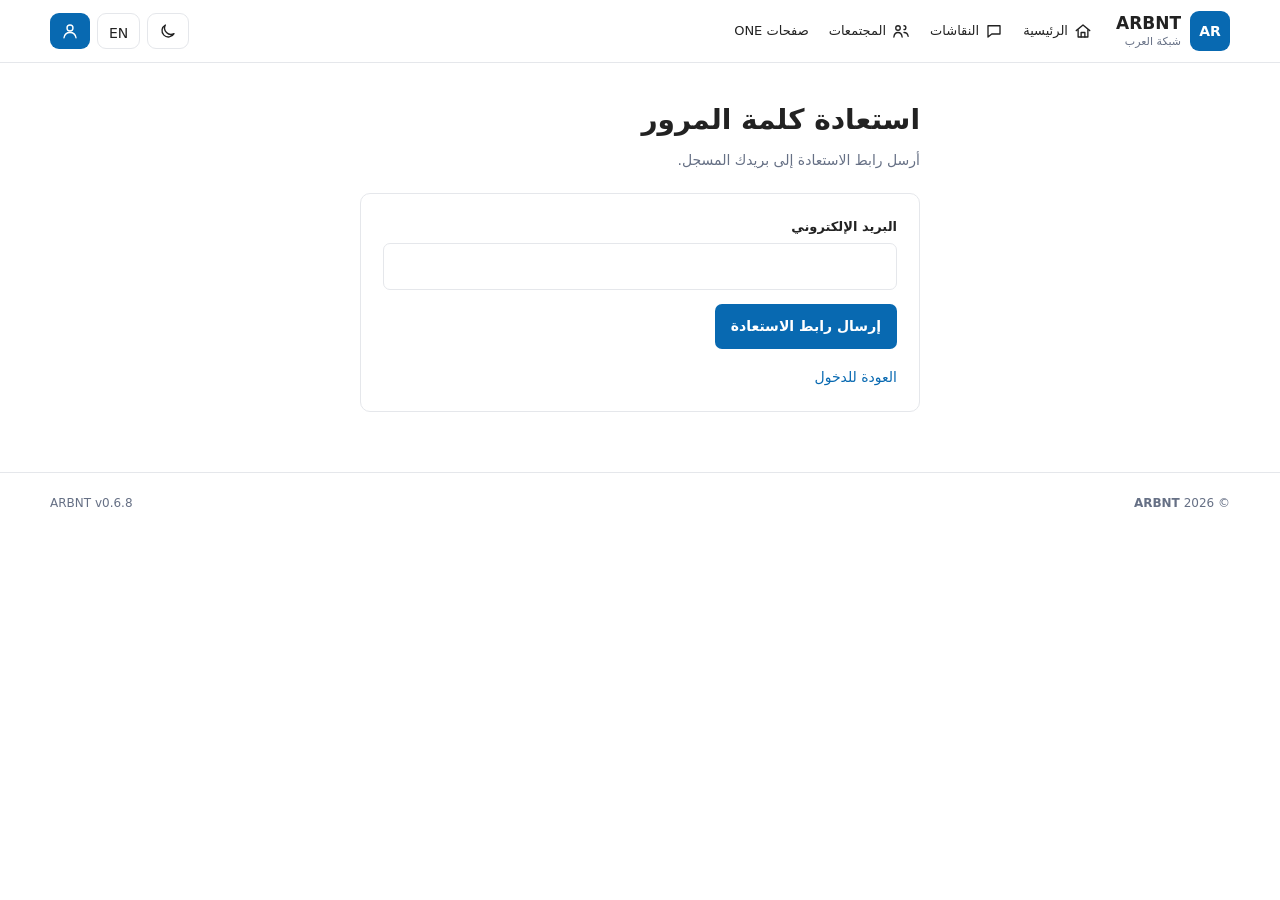
<file: public/community/forgot.html>
<!doctype html><html lang="ar" dir="rtl"><head><meta charset="utf-8"><meta name="viewport" content="width=device-width,initial-scale=1"><title>استعادة الحساب | ARBNT</title><link rel="stylesheet" href="assets/community.css?v=0.6.8"><link rel="stylesheet" href="assets/pages.css?v=0.6.8"><link rel="stylesheet" href="assets/shell.css?v=0.6.8"></head><body data-page="forgot"><header class="top"></header><main class="page narrow"><div class="page-head"><div><h1>استعادة كلمة المرور</h1><p>أرسل رابط الاستعادة إلى بريدك المسجل.</p></div></div><p id="notice" class="notice" role="status"></p><section class="panel"><form id="forgotForm" class="stack"><label>البريد الإلكتروني<input name="email" type="email" required autocomplete="email"></label><button class="primary" type="submit">إرسال رابط الاستعادة</button></form><div id="resetBox" class="hidden" style="margin-top:24px"><form id="resetForm" class="stack"><input id="resetToken" type="hidden" name="token"><label>كلمة المرور الجديدة<input name="password" type="password" minlength="12" required autocomplete="new-password"></label><button class="primary" type="submit">حفظ كلمة المرور الجديدة</button></form></div><div class="link-row"><a href="login.html">العودة للدخول</a></div></section></main><footer></footer><script src="assets/shell.js?v=0.6.8"></script><script src="assets/auth-pages.js?v=0.6.8"></script></body></html>
</file>
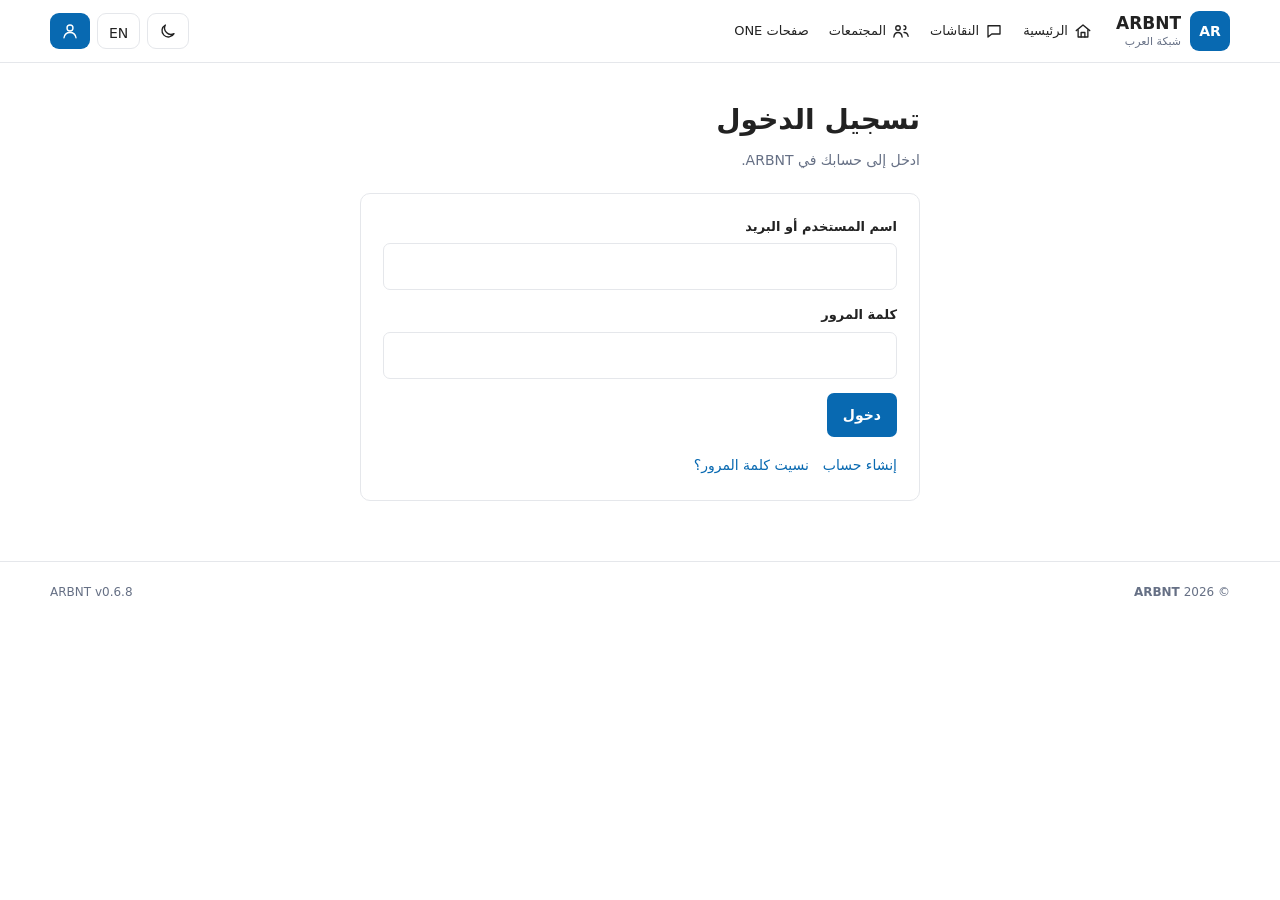
<file: public/community/login.html>
<!doctype html><html lang="ar" dir="rtl"><head><meta charset="utf-8"><meta name="viewport" content="width=device-width,initial-scale=1"><title>تسجيل الدخول | ARBNT</title><link rel="stylesheet" href="assets/community.css?v=0.6.8"><link rel="stylesheet" href="assets/pages.css?v=0.6.8"><link rel="stylesheet" href="assets/shell.css?v=0.6.8"></head><body data-page="login"><header class="top"></header><main class="page narrow"><div class="page-head"><div><h1>تسجيل الدخول</h1><p>ادخل إلى حسابك في ARBNT.</p></div></div><p id="notice" class="notice" role="status"></p><section class="panel"><form id="loginForm" class="stack"><label>اسم المستخدم أو البريد<input name="username" required autocomplete="username"></label><label>كلمة المرور<input name="password" type="password" required autocomplete="current-password"></label><button class="primary" type="submit">دخول</button></form><div class="link-row"><a href="register.html">إنشاء حساب</a><a href="forgot.html">نسيت كلمة المرور؟</a></div></section></main><footer></footer><script src="assets/shell.js?v=0.6.8"></script><script src="assets/auth-pages.js?v=0.6.8"></script></body></html>
</file>
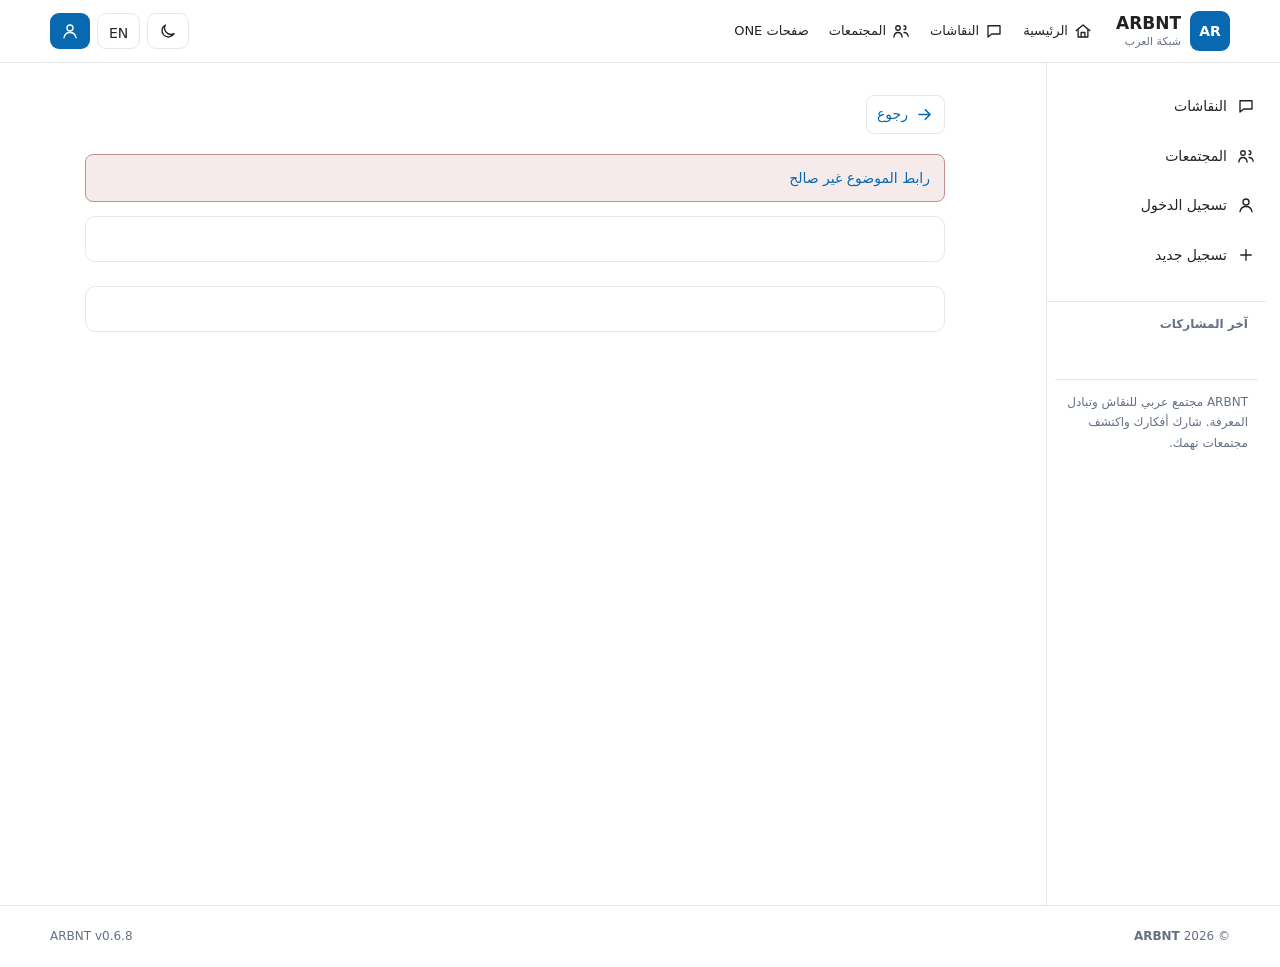
<file: public/community/post.html>
<!doctype html><html lang="ar" dir="rtl"><head><meta charset="utf-8"><meta name="viewport" content="width=device-width,initial-scale=1"><title>الموضوع | ARBNT</title><link rel="stylesheet" href="assets/community.css?v=0.6.8"><link rel="stylesheet" href="assets/pages.css?v=0.6.8"><link rel="stylesheet" href="assets/shell.css?v=0.6.8"></head><body><header class="top"></header><div class="app-layout"><aside class="app-sidebar"><nav><a href="community.html">النقاشات</a><a href="communities.html">المجتمعات</a><a class="auth-only hidden" href="favorites.html">المفضلة</a><a class="auth-only hidden" href="profile.html">الملف الشخصي</a></nav></aside><main class="page"><a id="backToPrevious" class="back-to-previous" href="community.html" aria-label="رجوع"><span class="ui-icon back-arrow"><svg viewBox="0 0 24 24" aria-hidden="true"><path d="M19 12H5m0 0 6-6m-6 6 6 6" fill="none" stroke="currentColor" stroke-width="2" stroke-linecap="round" stroke-linejoin="round"/></svg></span><span class="mobile-action-label">رجوع</span></a><p id="notice" class="notice" role="status"></p><article id="postView" class="panel"></article><div class="post-edit-actions"><button id="editToggle" class="icon-button hidden" type="button" aria-label="تعديل الموضوع" title="تعديل الموضوع">✎</button></div><section id="editBox" class="panel hidden"><h2>تعديل الموضوع</h2><form id="editForm" class="stack"><input type="hidden" name="id"><label>العنوان<input name="title" maxlength="180" required></label><label>المجتمع<select name="community_id" id="editCommunity"><option value="">عام</option></select></label><label>المحتوى<textarea name="text" maxlength="8000" required></textarea></label><label>رابط صورة HTTPS<input name="image" type="url"></label><button class="primary" type="submit">حفظ التعديل</button></form></section><section id="replies" class="panel"></section></main></div><footer></footer><script src="assets/shell.js?v=0.6.8"></script><script src="assets/post.js?v=0.6.8"></script></body></html>
</file>
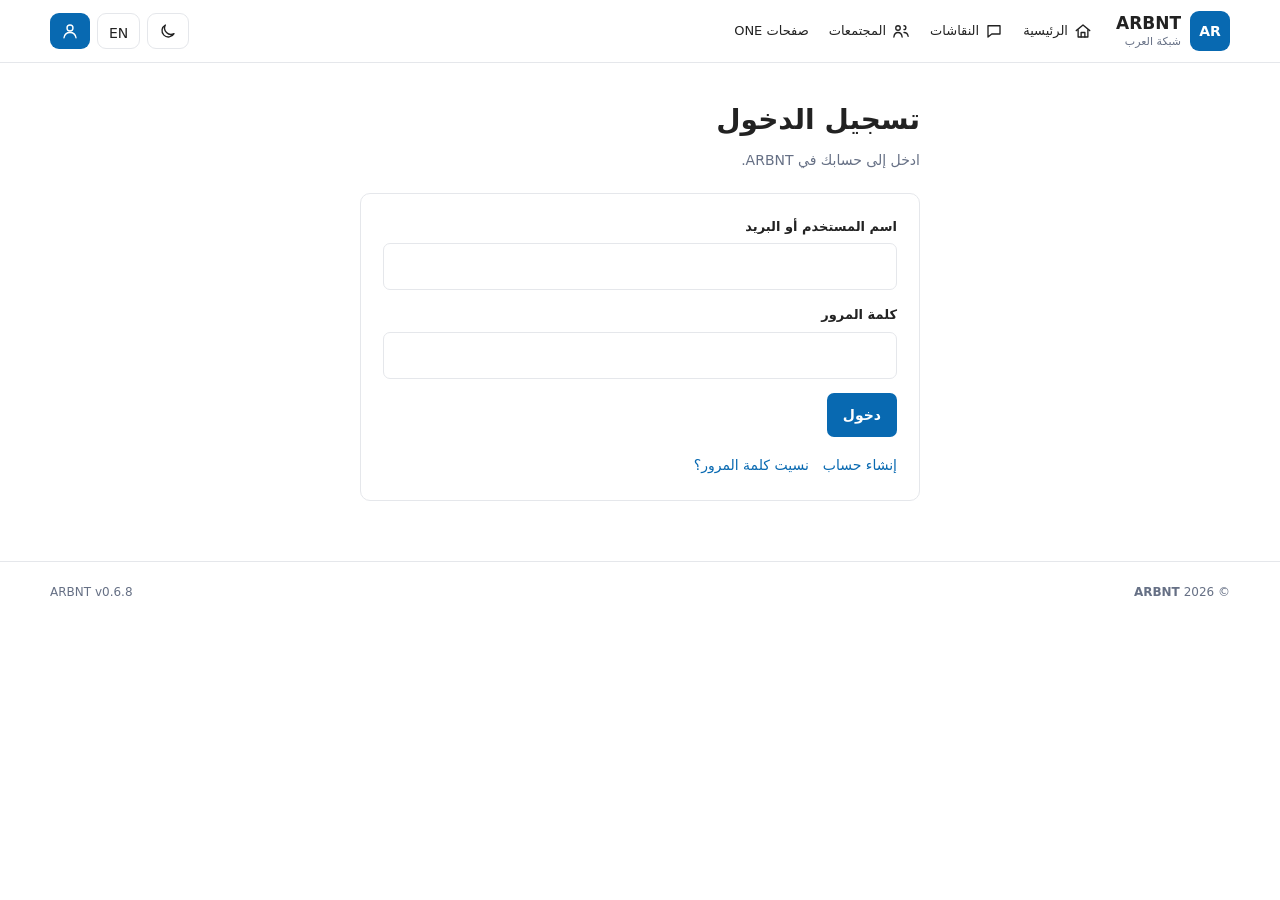
<file: public/community/profile.html>
<!doctype html><html lang="ar" dir="rtl"><head><meta charset="utf-8"><meta name="viewport" content="width=device-width,initial-scale=1"><title>الملف الشخصي | ARBNT</title><link rel="stylesheet" href="assets/community.css?v=0.6.8"><link rel="stylesheet" href="assets/pages.css?v=0.6.8"><link rel="stylesheet" href="assets/shell.css?v=0.6.8"></head><body><header class="top"></header><div class="app-layout"><aside class="app-sidebar"><nav><a href="community.html">النقاشات</a><a href="communities.html">المجتمعات</a><a class="auth-only hidden" href="favorites.html">المفضلة</a><a class="active" href="profile.html">الملف الشخصي</a></nav></aside><main class="page"><p id="notice" class="notice" role="status"></p><section id="profileHero" class="profile-hero profile-theme-default"><div class="profile-card"><div id="avatar" class="avatar">؟</div><div class="profile-copy"><div class="profile-title-row"><h1 id="profileName"></h1><div id="profileActions"></div></div><div id="profileMeta" class="profile-meta"></div><div class="profile-bio-row"><p id="profileBio"></p><button id="bioEdit" class="icon-button hidden" type="button" aria-label="تعديل النبذة" title="تعديل النبذة"></button></div></div></div><div id="editBox" class="profile-edit hidden"><form id="profileForm" class="stack"><label>نبذتي<textarea id="bio" name="bio" maxlength="500"></textarea></label><fieldset class="profile-colors"><legend>لون خلفية الملف</legend><div id="themeChoices"><button type="button" data-theme="default" aria-label="افتراضي"></button><button type="button" data-theme="sand" aria-label="رملي"></button><button type="button" data-theme="sky" aria-label="سماوي"></button><button type="button" data-theme="mint" aria-label="نعناعي"></button><button type="button" data-theme="rose" aria-label="وردي"></button><button type="button" data-theme="slate" aria-label="رمادي"></button></div></fieldset><button class="primary" type="submit">حفظ الملف الشخصي</button></form></div></section><section class="post-list profile-posts"><h2>المنشورات</h2><div id="profilePosts"></div></section></main></div><footer></footer><script src="assets/shell.js?v=0.6.8"></script><script src="assets/profile.js?v=0.6.8"></script></body></html>
</file>
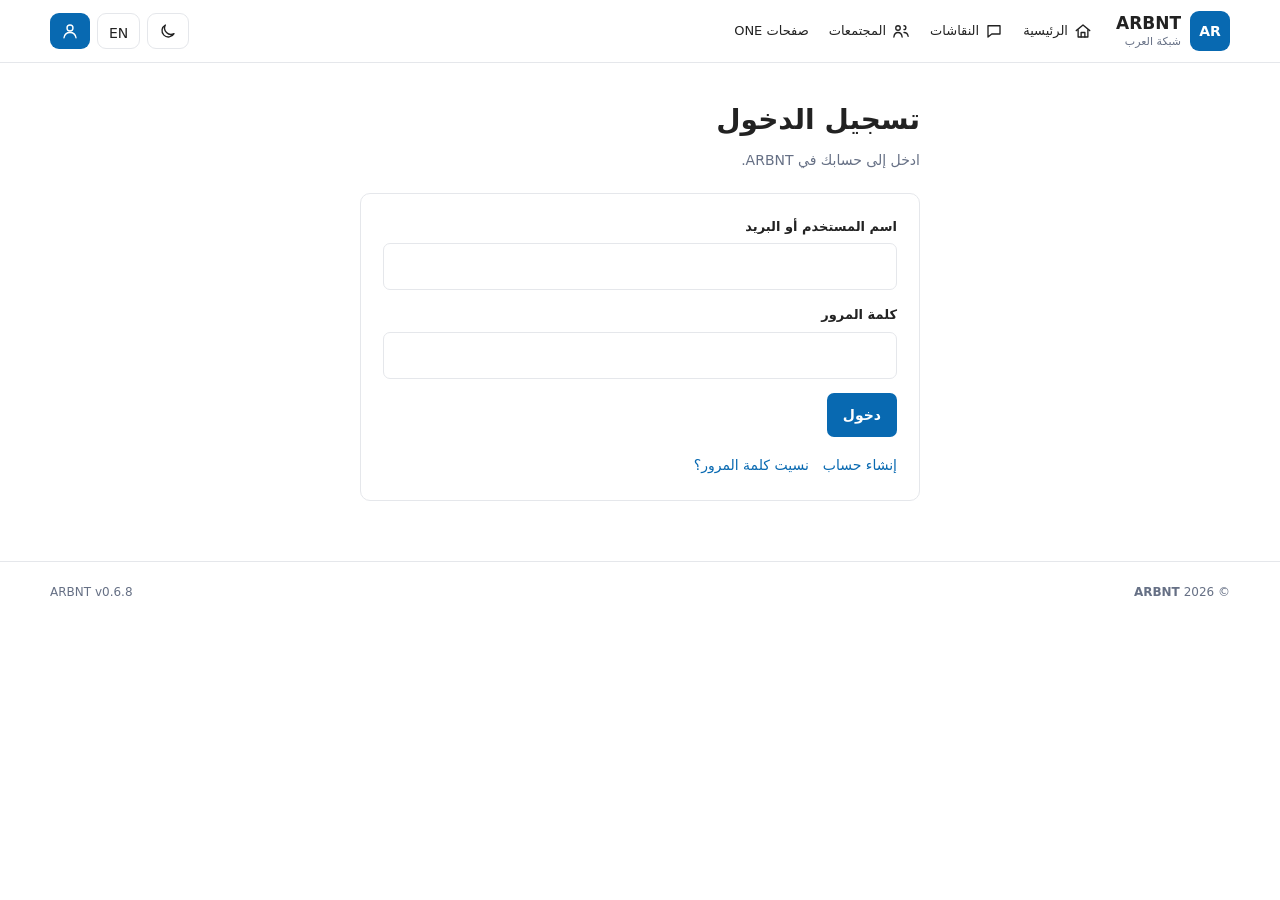
<file: public/community/publish.html>
<!doctype html><html lang="ar" dir="rtl"><head><meta charset="utf-8"><meta name="viewport" content="width=device-width,initial-scale=1"><title>منشور جديد | ARBNT</title><link rel="stylesheet" href="assets/community.css?v=0.6.8"><link rel="stylesheet" href="assets/pages.css?v=0.6.8"><link rel="stylesheet" href="assets/shell.css?v=0.6.8"></head><body><header class="top"></header><div class="app-layout"><aside class="app-sidebar"><nav><a href="community.html">النقاشات</a><a href="communities.html">المجتمعات</a><a class="auth-only hidden" href="favorites.html">المفضلة</a><a class="auth-only hidden" href="profile.html">الملف الشخصي</a></nav></aside><main class="page"><div class="page-head"><div><h1>منشور جديد</h1></div></div><p id="notice" class="notice" role="status"></p><section class="panel"><form id="postForm" class="stack"><label>العنوان<input name="title" required maxlength="180"></label><label>المجتمع<select id="community" name="community_id"><option value="">عام</option></select></label><label>المحتوى<textarea name="text" required maxlength="8000"></textarea></label><label>رابط صورة HTTPS اختياري<input type="url" name="image" placeholder="https://..."></label><button class="primary" type="submit">نشر الموضوع</button></form></section></main></div><footer></footer><script src="assets/shell.js?v=0.6.8"></script><script src="assets/publish.js?v=0.6.8"></script></body></html>
</file>
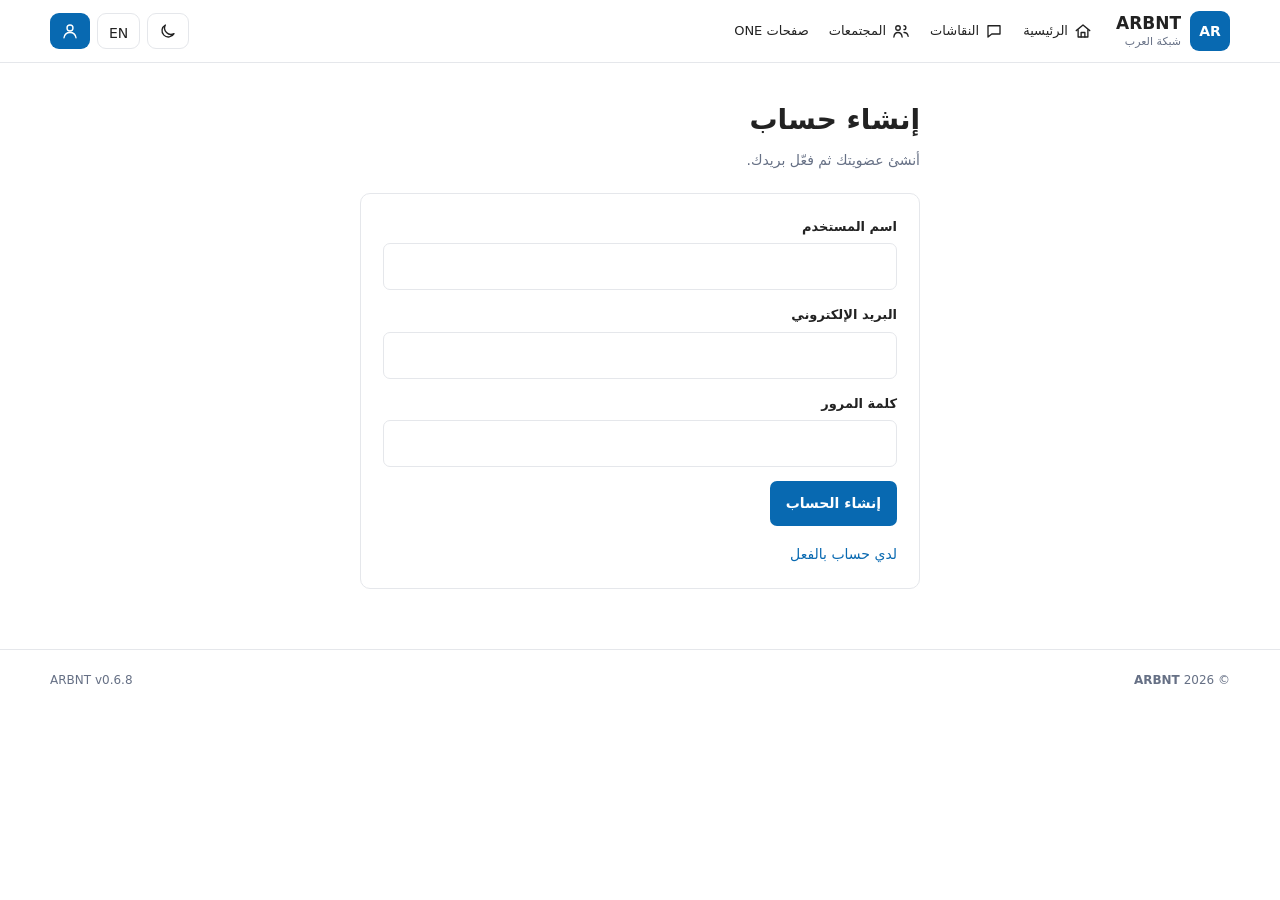
<file: public/community/register.html>
<!doctype html><html lang="ar" dir="rtl"><head><meta charset="utf-8"><meta name="viewport" content="width=device-width,initial-scale=1"><title>إنشاء حساب | ARBNT</title><link rel="stylesheet" href="assets/community.css?v=0.6.8"><link rel="stylesheet" href="assets/pages.css?v=0.6.8"><link rel="stylesheet" href="assets/shell.css?v=0.6.8"></head><body data-page="register"><header class="top"></header><main class="page narrow"><div class="page-head"><div><h1>إنشاء حساب</h1><p>أنشئ عضويتك ثم فعّل بريدك.</p></div></div><p id="notice" class="notice" role="status"></p><section class="panel"><form id="registerForm" class="stack"><label>اسم المستخدم<input name="username" required minlength="3" maxlength="32" pattern="[A-Za-z0-9_]+"></label><label>البريد الإلكتروني<input name="email" type="email" required maxlength="254" autocomplete="email"></label><label>كلمة المرور<input name="password" type="password" required minlength="12" autocomplete="new-password"></label><button class="primary" type="submit">إنشاء الحساب</button></form><div class="link-row"><a href="login.html">لدي حساب بالفعل</a></div></section></main><footer></footer><script src="assets/shell.js?v=0.6.8"></script><script src="assets/auth-pages.js?v=0.6.8"></script></body></html>
</file>
<file: public/community/assets/shell.css>
/* ARBNT shell 0.6.1 */
.ui-icon{width:18px;height:18px;display:inline-grid;place-items:center;flex:none}.ui-icon svg{width:100%;height:100%;fill:none;stroke:currentColor;stroke-width:1.8;stroke-linecap:round;stroke-linejoin:round}
.arb-shell{width:min(1180px,calc(100% - 28px));margin:auto;min-height:62px;display:flex;align-items:center;gap:24px}
.arb-brand{display:flex;align-items:center;gap:9px;color:var(--ink,#222)!important;text-decoration:none;white-space:nowrap}.arb-mark{width:40px;height:40px;min-width:40px;border-radius:9px;display:grid;place-items:center;background:var(--blue,#0869b1);color:#fff;font-weight:850}.arb-brand-copy{display:flex;flex-direction:column;line-height:1.1}.arb-brand-copy strong{font-size:17px}.arb-brand-copy small{font-size:11px;color:var(--muted,#667085);margin-top:3px}
.arb-nav{display:flex;align-items:center;gap:20px}.arb-nav a{display:flex;align-items:center;gap:6px;color:var(--ink,#222);font-size:13px;white-space:nowrap}.arb-nav a:hover{color:var(--blue,#0869b1)}
.arb-controls{margin-inline-start:auto;display:flex;align-items:center;gap:7px}.arb-account,.arb-controls button{font:inherit}.plain-control,.solid-control{min-width:36px;height:36px;border-radius:9px;display:inline-grid;place-items:center}.plain-control{border:1px solid var(--line,#e5e7eb);background:var(--bg,#fff);color:var(--ink,#222)}.solid-control{border:0;background:var(--blue,#0869b1);color:#fff}.arb-account{border:1px solid var(--line,#e5e7eb);padding:7px 11px;border-radius:8px;color:var(--ink,#222);text-decoration:none}
.mobile-menu{display:none}.hidden{display:none!important}
.notify-bell{position:relative}.notify-count{position:absolute;top:-6px;inset-inline-end:-6px;min-width:18px;height:18px;padding:0 4px;border-radius:10px;background:#c62828;color:#fff;font-size:10px;line-height:18px;text-align:center;border:2px solid var(--bg,#fff)}
.notify-panel,.user-menu{position:fixed;top:66px;inset-inline-end:max(14px,calc((100vw - min(1180px,calc(100vw - 28px)))/2));width:min(360px,calc(100vw - 24px));max-height:430px;overflow:auto;background:var(--bg,#fff);border:1px solid var(--line,#e5e7eb);border-radius:11px;box-shadow:0 16px 45px #0002;z-index:90;padding:7px}.user-menu{width:230px}.notify-panel a,.user-menu a,.user-menu button{display:flex;align-items:center;gap:9px;width:100%;text-align:start;padding:10px 11px;border:0;border-bottom:1px solid var(--line,#e5e7eb);background:transparent;color:var(--ink,#222);font-size:13px;text-decoration:none}.notify-panel a:last-child,.user-menu>*:last-child{border-bottom:0}.notify-panel a.unread{background:var(--soft,#f6f7f9);font-weight:700}.notify-panel p{margin:0;padding:12px;color:var(--muted,#667085)}
.mobile-drawer{display:none}
.arb-footer{width:min(1180px,calc(100% - 28px));margin:auto;display:flex;justify-content:space-between;gap:12px;flex-wrap:wrap}.arb-footer a{color:var(--muted,#667085)}
.app-layout{width:min(1320px,calc(100% - 28px));margin:auto;display:grid;grid-template-columns:220px minmax(0,1fr);gap:30px;align-items:start}.app-sidebar{position:sticky;top:76px;padding:22px 0;border-inline-end:1px solid var(--line,#e5e7eb);min-height:calc(100vh - 76px)}.app-sidebar nav{display:grid;gap:4px;padding-inline-end:14px}.app-sidebar a{display:flex;align-items:center;gap:10px;padding:9px 11px;border-radius:8px;color:var(--ink,#222);text-decoration:none}.app-sidebar a:hover,.app-sidebar a.active{background:var(--soft,#f6f7f9);color:var(--blue,#0869b1)}
@media(max-width:760px){.arb-shell{gap:6px;padding:9px 0;min-height:58px}.arb-brand{flex:1}.arb-brand-copy small{display:none}.arb-nav{display:none!important}.mobile-menu{display:inline-grid!important}.arb-controls .guest-only{display:inline-grid}.lang-short{min-width:36px;padding:0 8px}.mobile-drawer{display:block;position:fixed;top:58px;inset-inline-start:0;width:min(84vw,300px);height:calc(100dvh - 58px);background:var(--bg,#fff);border-inline-end:1px solid var(--line,#e5e7eb);box-shadow:10px 0 28px #0002;z-index:85;transform:translateX(105%);transition:transform .18s ease;overflow:auto;padding:14px}.drawer-open .mobile-drawer{transform:translateX(0)}html[dir="ltr"] .mobile-drawer{inset-inline-start:auto;inset-inline-end:0;transform:translateX(105%)}html[dir="ltr"] body.drawer-open .mobile-drawer{transform:translateX(0)}.mobile-drawer nav{display:grid;gap:4px}.mobile-drawer a{display:flex;align-items:center;gap:10px;padding:11px 12px;border-radius:8px;color:var(--ink,#222);text-decoration:none}.mobile-drawer a:hover{background:var(--soft,#f6f7f9)}body.drawer-open{overflow:hidden}.notify-panel,.user-menu{top:60px;inset-inline-end:8px}.app-layout{display:block;width:100%}.app-sidebar{display:none}}

/* v0.6.2 menus */
.user-menu button{cursor:pointer}
.user-menu .ui-icon{color:var(--blue,#0869b1)}
.author-icon-primary{color:var(--blue,#0869b1)}
.author-icon-secondary{color:var(--ink,#222)}
.more-wrap{position:relative;display:inline-flex}
.more-button{width:30px;height:30px;border:0;background:transparent;color:var(--muted,#667085);border-radius:7px;font-size:20px;line-height:1;display:grid;place-items:center}
.more-button:hover{background:var(--soft,#f6f7f9);color:var(--ink,#222)}
.more-menu{position:absolute;top:34px;inset-inline-end:0;min-width:150px;background:var(--bg,#fff);border:1px solid var(--line,#e5e7eb);border-radius:9px;box-shadow:0 12px 35px #0002;z-index:100;padding:5px}
.more-menu button,.more-menu a{display:flex;width:100%;align-items:center;gap:8px;padding:8px 10px;border:0;background:transparent;color:var(--ink,#222);border-radius:6px;text-align:start;text-decoration:none}
.more-menu button:hover,.more-menu a:hover{background:var(--soft,#f6f7f9)}

/* v0.6.3 notification contrast */
html.dark .notify-panel{background:#11161b;color:#fff}
html.dark .notify-panel a{color:#fff;border-color:#2f3740;background:#11161b}
html.dark .notify-panel a.unread{background:#fff;color:#111!important}
html.dark .notify-panel a.unread:hover{background:#fff;color:#111!important}
html.dark .notify-panel p{color:#fff}
.author-primary{color:var(--blue,#0869b1)!important;font-weight:700}
.author-secondary{color:var(--ink,#222)!important}
.community-badge{display:inline-flex;align-items:center;gap:6px}

/* v0.6.4 mobile containment */
html,body{width:100%;max-width:100%;overflow-x:clip}
main,.page,.app-layout,.discussion-main,#feed,.discussion-card,.replies,.comment,.tree-comment,.reply-form,.stack,form,fieldset{min-width:0;max-width:100%}
input,textarea,select,button{max-width:100%}
textarea,input,select{width:100%;min-width:0}
.discussion-text,.comment p,.tree-comment p,.notify-panel a{overflow-wrap:anywhere;word-break:break-word}
@media(max-width:760px){body{width:100vw;max-width:100vw;overflow-x:clip}.arb-shell{width:calc(100% - 16px)}.page,.discussion-main{width:calc(100% - 20px)!important;max-width:calc(100% - 20px)!important;margin-inline:auto!important}.tree-comment{max-width:100%}.reply-form textarea,.stack textarea{font-size:16px}.more-menu{max-width:min(180px,calc(100vw - 24px))}}

/* ARBNT v0.6.6 compact topics and modal */
.discussion-card:has(>.post-image){display:grid!important;grid-template-columns:minmax(0,1fr) 112px;column-gap:14px;align-items:start}
.discussion-card:has(>.post-image)>:not(.post-image){grid-column:1;min-width:0}
.discussion-card:has(>.post-image)>.post-image{grid-column:2;grid-row:1 / span 4;align-self:center;width:112px;height:100px;max-height:100px;margin:0;object-fit:cover;cursor:zoom-in}
.discussion-card .post-card-head h2,.discussion-card .post-card-head h1{display:flex!important;align-items:baseline;flex-wrap:nowrap!important;gap:7px;min-width:0}
.discussion-card .post-card-head h2 .discussion-title,.discussion-card .post-card-head h1 .discussion-title{min-width:0;overflow-wrap:anywhere}
.discussion-card .post-card-head .discussion-community{white-space:nowrap;flex:none;font-size:11px}
.discussion-card .post-toolbar{min-width:0;flex-wrap:wrap}
.post-image-full{cursor:zoom-in}
.arb-image-modal{position:fixed;inset:0;z-index:9999;display:flex;align-items:center;justify-content:center;padding:52px 15px 20px;background:rgba(0,0,0,.88)}
.arb-image-modal.hidden{display:none!important}
.arb-image-modal img{display:block;max-width:95vw;max-height:88dvh;object-fit:contain;border-radius:8px}
.arb-image-close{position:absolute;top:12px;inset-inline-end:16px;width:42px;height:42px;border-radius:50%;background:#fff;color:#111;font-size:30px;line-height:1;border:0}
.back-arrow svg{width:19px;height:19px}
html[dir="ltr"] .back-arrow svg{transform:rotate(180deg)}
#createCommunity.create-action{position:relative!important;inset:auto!important;float:none!important;flex:none!important;width:auto!important;min-width:0;max-width:max-content;padding:8px 12px!important;font-size:13px!important;line-height:1.4!important;z-index:1}
.page-head{min-width:0}.page-head>div{min-width:0}
.sidebar-about{padding:12px 10px;margin:12px 8px;border-top:1px solid var(--line);color:var(--muted);font-size:12px;line-height:1.7}
.mobile-sidebar-extras{margin-top:12px}
@media(max-width:760px){
.discussion-card:has(>.post-image){grid-template-columns:minmax(0,1fr) 78px;gap:8px}
.discussion-card:has(>.post-image)>.post-image{width:78px;height:78px;max-height:78px}
.discussion-card .post-card-head h2,.discussion-card .post-card-head h1{font-size:14px!important;gap:5px}
.discussion-card .post-card-head .discussion-community{font-size:10px}
#createCommunity.create-action{width:40px!important;height:40px!important;min-width:40px!important;padding:0!important;display:inline-grid!important;place-items:center!important}
.mobile-drawer .sidebar-extras a{font-size:12px}
}

/* v0.6.8 navigation and scrollbar correction */
.app-sidebar,.mobile-drawer{overflow-x:hidden!important;overscroll-behavior:contain;scrollbar-width:none}
.app-sidebar::-webkit-scrollbar,.mobile-drawer::-webkit-scrollbar{display:none}
.app-sidebar nav,.mobile-drawer nav,.sidebar-extras{min-width:0;max-width:100%;overflow-x:hidden}
.app-sidebar a,.mobile-drawer a,.sidebar-extras a{min-width:0;max-width:100%;overflow-wrap:anywhere}
.mobile-drawer{box-sizing:border-box}
html[dir="rtl"] .mobile-drawer{transform:translateX(105%)}
html[dir="rtl"] body.drawer-open .mobile-drawer{transform:translateX(0)}
html[dir="ltr"] .mobile-drawer{transform:translateX(-105%)}
html[dir="ltr"] body.drawer-open .mobile-drawer{transform:translateX(0)}
</file>
<file: public/community/assets/layout.css>
/* ARBNT stage 2 shared page layout */
.arb-page{max-width:1450px;margin:auto;display:grid;grid-template-columns:var(--arb-left,215px) minmax(0,1fr) var(--arb-right,220px);min-height:calc(100vh - 65px)}
.arb-side{padding:24px 14px;border-inline-end:1px solid var(--border,var(--line));background:var(--bg)}
.arb-side.right{border-inline-end:0;border-inline-start:1px solid var(--border,var(--line))}
.arb-side a{display:block;padding:9px 12px;border-radius:5px;color:var(--ink);text-decoration:none}
.arb-side a:hover,.arb-side a[aria-current=page]{background:var(--panel,var(--soft));color:var(--blue)}
.arb-side h3{font-size:12px;color:var(--muted);margin:6px 12px 12px}
.arb-content{min-width:0;padding:30px clamp(16px,3vw,42px);width:100%}
.arb-content h1{font-size:clamp(24px,3vw,32px);line-height:1.4;margin:0 0 10px}
.arb-muted{color:var(--muted)}.arb-panel{border:1px solid var(--border,var(--line));border-radius:7px;padding:20px;margin:18px 0;background:var(--tile,var(--bg))}
.arb-panel h2{font-size:18px;margin:0 0 12px}.arb-pill{display:inline-block;padding:3px 10px;border:1px solid var(--border,var(--line));background:var(--panel,var(--soft));border-radius:30px;margin:4px;font-size:12px}
.arb-button{display:inline-block;padding:8px 16px;background:var(--blue);color:white!important;border-radius:5px;border:0;text-decoration:none}
.arb-layout-actions{display:flex;gap:8px;align-items:center;flex-wrap:wrap;margin:0 0 18px}.arb-layout-actions button{padding:6px 12px;background:var(--tile,var(--bg));border:1px solid var(--border,var(--line));border-radius:5px;color:var(--ink);cursor:pointer}
.arb-page[data-layout=wide]{--arb-left:0px;--arb-right:0px}.arb-page[data-layout=wide]>.arb-side{display:none}
.arb-page[data-layout=left]{--arb-right:0px}.arb-page[data-layout=left]>.arb-side.right{display:none}
.arb-page[data-layout=right]{--arb-left:0px}.arb-page[data-layout=right]>.arb-side:not(.right){display:none}
.arb-layout-actions button[aria-pressed=true]{background:var(--blue);color:white}
.arb-grid>.arb-panel{margin:0}
@media(max-width:1000px){.arb-page{--arb-right:0px}.arb-page>.arb-side.right{display:none}}
@media(max-width:700px){.arb-page{grid-template-columns:minmax(0,1fr)!important}.arb-page>.arb-side{display:none!important}.arb-content{padding:18px 15px}}

/* Shared responsive content grids: 1-3 columns and 1-3 rows per page */
.arb-grid{display:grid;grid-template-columns:repeat(var(--arb-cols,1),minmax(0,1fr));gap:16px;align-items:stretch}
.arb-grid[data-cols="1"]{--arb-cols:1}.arb-grid[data-cols="2"]{--arb-cols:2}.arb-grid[data-cols="3"]{--arb-cols:3}
.arb-grid > *{min-width:0}.arb-grid > [hidden]{display:none!important}
.arb-grid-tools{display:flex;align-items:center;gap:10px;flex-wrap:wrap;padding:12px 0;color:var(--muted);font-size:12px}
.arb-grid-tools select{border:1px solid var(--border,var(--line));background:var(--bg);color:var(--ink);border-radius:4px;padding:6px}
.arb-grid-tools button{border:1px solid var(--border,var(--line));background:var(--bg);color:var(--ink);border-radius:4px;padding:6px 12px}
.arb-grid-tools button:disabled{opacity:.4;cursor:not-allowed}
@media(max-width:850px){.arb-grid[data-cols="3"]{--arb-cols:2}}
@media(max-width:550px){.arb-grid[data-cols="2"],.arb-grid[data-cols="3"]{--arb-cols:1}}
</file>
<file: public/community/assets/admin.css>
/* ARBNT quiet control centre — no external assets */
:root{color-scheme:light;--bg:#fff;--surface:#fff;--soft:#f5f7fa;--ink:#242930;--muted:#69717a;--line:#e4e8ed;--blue:#0067b8;--teal:#348b87;--gold:#b27d36;--danger:#b54a4a;--shadow:0 3px 15px #00000008}
*{box-sizing:border-box}html{scroll-behavior:smooth}body{margin:0;background:var(--bg);color:var(--ink);font:14px/1.8 system-ui,-apple-system,"Segoe UI",Tahoma,Arial,sans-serif}a{color:var(--blue);text-decoration:none}a:hover{text-decoration:underline}button,input,textarea,select{font:inherit}button{cursor:pointer}button:disabled{cursor:default;opacity:.55}a:focus-visible,button:focus-visible,input:focus-visible,textarea:focus-visible,select:focus-visible{outline:2px solid var(--blue);outline-offset:2px}.hidden{display:none!important}.sr-only{position:absolute;width:1px;height:1px;padding:0;margin:-1px;overflow:hidden;clip:rect(0,0,0,0);white-space:nowrap;border:0}
.header{border-bottom:1px solid var(--line);background:var(--surface)}.head-inner{width:min(1370px,calc(100% - 40px));min-height:71px;margin:auto;display:flex;align-items:center;justify-content:space-between;gap:20px}.identity{display:flex;align-items:center;gap:13px;color:var(--ink)}.identity:hover{text-decoration:none}.mark{width:42px;height:42px;border-radius:6px;background:var(--blue);color:#fff;display:grid;place-items:center;font-size:18px;font-weight:800;letter-spacing:-1.5px}.identity strong,.identity small{display:block;line-height:1.25}.identity strong{font-size:18px;letter-spacing:.5px}.identity small{color:var(--muted);font-size:12px}.head-links{display:flex;align-items:center;gap:19px;flex-wrap:wrap}.head-links a{font-size:13px;color:var(--ink)}.version{font-size:11px;color:var(--muted);border:1px solid var(--line);padding:3px 8px;border-radius:5px}
.shell{width:min(1370px,calc(100% - 40px));margin:0 auto;display:grid;grid-template-columns:215px minmax(0,1fr);align-items:start;gap:38px;padding:30px 0 70px}.side{border-left:1px solid var(--line);padding-left:15px;position:sticky;top:25px}.side-label{font-size:11px;color:var(--muted);font-weight:700;margin:12px 10px 7px}.nav-btn{width:100%;display:flex;align-items:center;gap:10px;text-align:right;border:0;background:transparent;color:var(--ink);border-radius:5px;padding:10px 12px;margin:2px 0;font-size:13px}.nav-btn:hover{background:var(--soft)}.nav-btn.active{background:var(--soft);color:var(--blue);font-weight:700}.nav-btn .ico{font-size:17px;font-weight:400;width:22px;text-align:center}.aside-foot{border-top:1px solid var(--line);padding:18px 10px;color:var(--muted);font-size:12px;margin-top:25px}.main{min-width:0}.heading{display:flex;align-items:flex-end;justify-content:space-between;gap:18px;padding:5px 0 25px;border-bottom:1px solid var(--line);margin-bottom:25px}.eyebrow{color:var(--blue);letter-spacing:1.5px;font-size:11px;font-weight:700}.heading h1{margin:3px 0;font-weight:650;font-size:clamp(24px,3vw,32px);letter-spacing:-.5px}.heading p{color:var(--muted);margin:0}.heading-right{display:flex;gap:9px;align-items:center}.btn{border:1px solid var(--line);background:var(--surface);color:var(--ink);padding:8px 13px;border-radius:5px;display:inline-flex;align-items:center;gap:6px;justify-content:center;font-size:13px}.btn:hover{border-color:var(--blue);text-decoration:none}.btn.primary{background:var(--blue);color:white;border-color:var(--blue)}.btn.danger{color:var(--danger)}.btn.tiny{padding:4px 8px;font-size:12px}.feedback{margin:0 0 14px;color:var(--blue);font-size:13px}.feedback:empty{display:none}.gate{max-width:510px;border:1px solid var(--line);border-radius:6px;padding:26px 30px;background:var(--soft)}.gate h2{margin:0 0 6px}.gate p{color:var(--muted)}
.metrics{display:grid;grid-template-columns:repeat(3,minmax(0,1fr));gap:13px;margin-bottom:21px}.metric{border:1px solid var(--line);border-radius:6px;padding:16px 18px;min-height:104px;background:var(--surface)}.metric span{display:block;color:var(--muted);font-size:12px}.metric strong{display:block;font-size:29px;line-height:1.45;font-weight:700;font-variant-numeric:tabular-nums}.metric small{color:var(--muted);font-size:11px}.cols{display:grid;grid-template-columns:minmax(0,1.45fr) minmax(260px,1fr);gap:16px;align-items:start}.panel{border:1px solid var(--line);border-radius:6px;padding:20px;background:var(--surface);margin-bottom:16px;min-width:0}.panel-head{display:flex;align-items:start;justify-content:space-between;gap:10px;margin-bottom:18px}.panel h2{font-size:17px;font-weight:650;margin:0}.panel p,.hint{color:var(--muted);font-size:13px}.panel-head small{color:var(--muted)}.chart{display:block;width:100%;height:230px}.legend{display:flex;flex-wrap:wrap;gap:15px;margin-top:9px;color:var(--muted);font-size:11px}.legend i{width:9px;height:9px;display:inline-block;margin-left:5px;border-radius:2px}.legend .p{background:var(--blue)}.legend .c{background:var(--teal)}.legend .u{background:var(--gold)}.mini-row{display:flex;justify-content:space-between;gap:10px;align-items:center;padding:11px 0;border-bottom:1px solid var(--line)}.mini-row:last-child{border-bottom:0}.mini-row strong{font-weight:650}.subsection{display:flex;align-items:center;justify-content:space-between;gap:12px;margin:0 0 14px}.subsection h2{font-size:20px;margin:0;font-weight:650}.subsection p{margin:2px 0;color:var(--muted)}.toolbar{display:flex;gap:9px;flex-wrap:wrap;align-items:center;margin:0 0 14px}.toolbar input{min-width:min(290px,100%)}input,textarea,select{border:1px solid var(--line);border-radius:5px;background:var(--surface);padding:10px 12px;color:var(--ink);width:100%;min-width:0}textarea{min-height:95px;resize:vertical}label{display:block;font-size:12px;font-weight:650}label input,label textarea,label select{display:block;margin-top:5px;font-size:14px;font-weight:400}.fields{display:grid;grid-template-columns:repeat(2,minmax(0,1fr));gap:14px}.fields .wide{grid-column:1/-1}.data-list{border-top:1px solid var(--line)}.data-row{border-bottom:1px solid var(--line);padding:14px 0;display:flex;justify-content:space-between;gap:16px;align-items:flex-start}.data-main{min-width:0;flex:1}.data-main strong{display:block;font-size:14px;overflow-wrap:anywhere}.data-main p{margin:4px 0 2px;white-space:pre-line;overflow-wrap:anywhere;word-break:break-word}.meta{font-size:11px;color:var(--muted);display:block;margin-top:2px}.row-actions{display:flex;gap:7px;flex-wrap:wrap;align-self:center}.chip{display:inline-block;border:1px solid var(--line);border-radius:99px;padding:2px 8px;font-size:11px;color:var(--muted)}.chip.attention{color:var(--gold)}.alert{padding:13px 0;border-bottom:1px solid var(--line);display:flex;gap:13px;align-items:flex-start}.alert:first-child{padding-top:0}.alert:last-child{border-bottom:0}.alert-icon{width:29px;height:29px;border:1px solid var(--line);border-radius:50%;display:grid;place-items:center;flex:none;color:var(--gold)}.alert[data-level=ok] .alert-icon{color:var(--teal)}.alert[data-level=info] .alert-icon{color:var(--blue)}.alert strong{font-size:13px;display:block}.alert p{margin:2px 0 0}.barline{height:7px;border-radius:8px;background:var(--soft);overflow:hidden;margin-top:7px}.barline>span{height:100%;display:block;background:var(--blue);max-width:100%}.bar-item{margin:0 0 16px}.bar-item .mini-row{padding:0;border:0}.bar-item:last-child{margin-bottom:0}.pagination{display:flex;align-items:center;justify-content:center;gap:12px;padding-top:18px}.pagination span{color:var(--muted);font-size:12px}.empty{padding:25px 0;color:var(--muted);font-size:13px}.definitions{display:grid;grid-template-columns:repeat(2,minmax(0,1fr));gap:16px}.definition{padding:14px;border:1px solid var(--line);border-radius:5px}.definition strong{display:block;font-size:14px;margin-bottom:4px}.definition p{margin:0}.kv{display:grid;grid-template-columns:repeat(2,minmax(0,1fr));gap:10px}.kv>div{padding:10px;background:var(--soft);border-radius:4px}.kv small{display:block;color:var(--muted)}.kv b{font-size:13px}
dialog{border:1px solid var(--line);border-radius:8px;box-shadow:0 18px 70px #0002;background:var(--surface);color:var(--ink);width:min(580px,calc(100vw - 30px));max-height:90vh;padding:22px;overflow:auto}dialog::backdrop{background:#14202b75}dialog h2{margin:0 0 16px}.dialog-actions{display:flex;justify-content:flex-start;gap:8px;margin-top:15px}.form-stack{display:grid;gap:12px}.form-stack label{min-width:0}
@media(max-width:900px){.shell{grid-template-columns:1fr;gap:16px;padding-top:18px}.side{position:static;border-left:0;padding:0;border-bottom:1px solid var(--line);overflow-x:auto;display:flex;gap:4px;padding-bottom:10px}.side-label,.aside-foot{display:none}.side nav{display:flex;gap:5px;min-width:max-content}.nav-btn{white-space:nowrap;padding:8px 10px}.cols{grid-template-columns:1fr}}@media(max-width:620px){.head-inner,.shell{width:calc(100% - 24px)}.head-inner{min-height:61px}.head-links{gap:10px}.head-links a{font-size:12px}.version{display:none}.mark{width:36px;height:36px}.metrics{grid-template-columns:repeat(2,minmax(0,1fr));gap:9px}.metric{padding:12px;min-height:90px}.metric strong{font-size:24px}.heading{align-items:flex-start;flex-direction:column;gap:10px}.data-row{flex-direction:column;gap:10px}.row-actions{align-self:flex-start}.fields,.definitions,.kv{grid-template-columns:1fr}.panel{padding:14px}.chart{height:205px}}
@media(prefers-reduced-motion:reduce){html{scroll-behavior:auto}}
</file>
<file: public/community/assets/community.css>
:root{color-scheme:light;--bg:#fff;--ink:#222;--muted:#666;--line:#e5e5e5;--soft:#f6f7f9;--blue:#0869b1}
html.dark{color-scheme:dark;--bg:#16191d;--ink:#f2f3f4;--muted:#b4bac1;--line:#363c43;--soft:#20252b;--blue:#8fc9ff}
*{box-sizing:border-box}body{margin:0;background:var(--bg);color:var(--ink);font:14px/1.75 system-ui,"Segoe UI",Tahoma,Arial}a{color:inherit;text-decoration:none}a:hover{color:var(--blue)}button,input,textarea,select{font:inherit}button{cursor:pointer;background:var(--soft);border:1px solid var(--line);color:var(--ink);border-radius:5px;padding:7px 11px}button:focus-visible,a:focus-visible,input:focus-visible,textarea:focus-visible,select:focus-visible{outline:2px solid var(--blue);outline-offset:2px}button:disabled{opacity:.5;cursor:default}.hidden{display:none!important}
.top{height:58px;border-bottom:1px solid var(--line);display:flex;align-items:center;gap:18px;padding:0 22px;position:sticky;top:0;background:var(--bg);z-index:5}.logo{font-weight:800;font-size:19px;white-space:nowrap}.logo small{font-size:10px;color:var(--muted);margin-inline-start:5px}.topnav{display:flex;gap:18px;color:var(--muted)}.topnav a{white-space:nowrap}.search{max-width:340px;width:100%;margin-inline-start:auto}.search input{width:100%;padding:7px 11px;border:1px solid var(--line);background:var(--soft);color:var(--ink);border-radius:5px}.actions{display:flex;gap:7px}
.layout{display:grid;grid-template-columns:235px minmax(0,1fr);max-width:1480px;margin:auto;min-height:calc(100vh - 58px)}aside{border-inline-end:1px solid var(--line);padding:22px 13px;position:sticky;top:58px;height:calc(100vh - 58px);overflow:auto}aside strong{display:block;padding:0 10px 12px;font-size:12px;color:var(--muted)}aside a,aside button{display:block;width:100%;text-align:start;padding:9px 12px;border-radius:5px;margin:0 0 3px;background:transparent;border:0;color:var(--ink)}aside a.active,aside a:hover,aside button.active,aside button:hover{background:var(--soft);color:var(--blue)}
.main{min-width:0;padding:24px clamp(18px,4vw,60px);max-width:1100px;width:100%;margin:0 auto}.crumb{color:var(--muted);font-size:12px;margin-bottom:18px}.heading{display:flex;align-items:center;justify-content:space-between;gap:15px}.heading h1{font-size:29px;font-weight:650;margin:0}.desc{color:var(--muted);margin:4px 0 18px}.tabs{display:flex;align-items:center;gap:22px;overflow-x:auto;border-bottom:1px solid var(--line);white-space:nowrap}.tabs button{background:none;border:0;border-bottom:2px solid transparent;border-radius:0;padding:13px 2px;color:var(--muted)}.tabs button.active{border-color:var(--blue);color:var(--ink);font-weight:700}.sort{display:flex;align-items:center;gap:10px;padding:15px 0;border-bottom:1px solid var(--line);color:var(--muted)}.sort button.active{color:var(--blue)}
#feed article{display:grid;grid-template-columns:65px minmax(0,1fr);gap:18px;border-bottom:1px solid var(--line);padding:23px 0}.count{text-align:center;color:var(--muted);font-size:12px}.count b{display:block;color:var(--ink);font-size:20px}.post-row{display:block}.post-body{min-width:0}.post-body h2{font-size:17px;line-height:1.5;margin:0 0 7px}.post-body p{color:var(--muted);margin:0 0 10px;white-space:pre-line;overflow-wrap:anywhere}.meta,.row small{color:var(--muted);font-size:12px}.tag{background:var(--soft);border:1px solid var(--line);border-radius:3px;padding:2px 8px;display:inline-block;margin-inline-end:7px}.post-thumb{width:112px;height:82px;object-fit:cover;border-radius:4px;float:inline-end;margin-inline-start:14px;margin-bottom:8px}.post-actions{display:flex;gap:8px;flex-wrap:wrap;margin-top:10px}.post-actions button,#feed article>button{font-size:12px;padding:5px 9px}.comment{border-top:1px solid var(--line);padding:10px 0}.comment p{margin:5px 0}.pagination{display:flex;align-items:center;justify-content:center;gap:12px;padding:20px 0}.pagination span{font-size:12px;color:var(--muted)}
.panel{border:1px solid var(--line);border-radius:6px;padding:22px;margin:0 0 20px}.panel-title h2{font-size:19px;margin:0}.panel-title p{color:var(--muted);margin:4px 0 18px}.panel h3{font-size:16px;margin:10px 0}.stack{display:grid;gap:12px;max-width:720px}.stack label{font-size:12px;font-weight:650}.stack input,.stack textarea,.stack select{display:block;width:100%;margin-top:5px;padding:9px 11px;border:1px solid var(--line);background:var(--bg);color:var(--ink);border-radius:5px}.stack textarea{min-height:120px;resize:vertical}.stack button{justify-self:start}.auth-grid{display:grid;grid-template-columns:1fr 1fr;gap:30px}.auth-grid>div+div{border-inline-start:1px solid var(--line);padding-inline-start:25px}.recovery{margin-top:20px;border-top:1px solid var(--line);padding-top:15px}.recovery summary{cursor:pointer;color:var(--blue)}.user-line{display:flex;align-items:center;justify-content:space-between;gap:10px;border-bottom:1px solid var(--line);padding-bottom:12px;margin-bottom:15px}#communitiesList>button{display:block;width:100%;text-align:start;border:0;border-bottom:1px solid var(--line);border-radius:0;background:transparent;padding:11px 0}#profilePosts>div{padding:10px 0;border-bottom:1px solid var(--line)}#notice{color:var(--blue);margin:8px 0 14px}#notice:empty{display:none}
footer{border-top:1px solid var(--line);padding:20px;color:var(--muted);font-size:12px}.footer-inner{max-width:1480px;margin:auto;padding:0 22px;display:flex;justify-content:space-between;gap:12px;flex-wrap:wrap}.collapsed .layout{grid-template-columns:0 minmax(0,1fr)}.collapsed aside{display:none}.collapsed .main{max-width:1240px}
@media(max-width:800px){.topnav{display:none}.layout{grid-template-columns:0 minmax(0,1fr)}aside{display:none}.mobile-open .layout{grid-template-columns:200px minmax(0,1fr)}.mobile-open aside{display:block}.mobile-open .main{padding:18px 12px}#feed article{grid-template-columns:45px minmax(0,1fr);gap:12px}.heading h1{font-size:23px}.search{max-width:230px}.auth-grid{grid-template-columns:1fr}.auth-grid>div+div{border-inline-start:0;border-top:1px solid var(--line);padding-inline-start:0;padding-top:18px}}
@media(max-width:480px){.top{padding:0 9px;gap:7px}.logo{font-size:16px}.logo small{display:none}.search{max-width:140px}.actions button{padding:6px}.main{padding:16px 13px}.mobile-open .layout{grid-template-columns:145px minmax(0,1fr)}.mobile-open .main{padding:10px}.mobile-open #feed article{grid-template-columns:1fr}.mobile-open .count{text-align:start}.heading{align-items:flex-start}.heading h1{font-size:21px}.post-thumb{width:80px;height:60px}}

/* v0.5.2 post card refinement */
#feed article{align-items:start}
.post-body{display:grid;gap:8px}
.post-body h2{margin:0;font-size:18px;font-weight:750}
.post-body>p{margin:0 0 2px}
.post-toolbar{display:flex;align-items:center;gap:8px;flex-wrap:wrap;min-width:0;margin-top:2px}
.post-toolbar-actions{display:flex;align-items:center;gap:6px;flex-wrap:wrap;margin-top:0}
.meta-action,.tool-action{border:0;background:transparent;padding:3px 5px;border-radius:5px;color:var(--muted);font-size:12px;line-height:1.4}
.meta-action:hover,.tool-action:hover{background:var(--soft);color:var(--ink)}
.author-action{font-weight:700;color:var(--ink)}
.community-action{color:var(--blue)}
.meta-time{color:var(--muted);font-size:12px;white-space:nowrap}
.favorite-action{color:var(--muted)}
.favorite-action:hover{color:#b23b65}
.replies-action{color:var(--blue)}
.delete-action{color:#a33}
.delete-action:hover{background:color-mix(in srgb,#a33 10%,transparent);color:#b11}
.post-toolbar .post-toolbar-actions{margin-inline-start:auto}
.post-body>.post-toolbar+.post-toolbar-actions{margin-top:-34px;justify-self:end}
@media(max-width:700px){
 .post-body>.post-toolbar+.post-toolbar-actions{margin-top:0;justify-self:start}
 .post-toolbar,.post-toolbar-actions{gap:4px}
 .meta-action,.tool-action{padding:4px 5px}
}

#feed article{grid-template-columns:minmax(0,1fr);gap:0}
.post-row{min-width:0}
.post-toolbar-actions{margin-inline-start:auto}
.post-body>.post-toolbar+.post-toolbar-actions{margin-top:0;justify-self:auto}
@media(max-width:800px){#feed article{grid-template-columns:minmax(0,1fr)}}

/* v0.5.3 mobile containment */
html,body{max-width:100%;overflow-x:hidden}
.layout,.main,#feed,.post-row,.post-body{min-width:0;max-width:100%}
@media(max-width:800px){
 .layout{display:block;width:100%;max-width:100%}
 aside{display:block;position:fixed;top:58px;right:0;left:auto;width:min(82vw,280px);height:calc(100dvh - 58px);z-index:20;background:var(--bg);border-inline-end:0;border-inline-start:1px solid var(--line);transform:translateX(105%);transition:transform .18s ease;box-shadow:-10px 0 30px rgba(0,0,0,.10);overflow:auto}
 .mobile-open aside{transform:translateX(0)}
 .mobile-open .layout{display:block;width:100%}
 .mobile-open .main{padding:18px 12px;width:100%;max-width:100%}
 .main{width:100%;max-width:100%;padding:18px 12px}
 .top{width:100%;max-width:100%;overflow:hidden}
 .search{min-width:0;flex:1 1 auto}
 .search input{min-width:0}
 .post-toolbar{overflow-x:auto;flex-wrap:nowrap;max-width:100%;padding-bottom:2px}
 .post-toolbar>*{flex:0 0 auto}
}
@media(max-width:480px){
 .top{grid-template-columns:auto auto minmax(0,1fr) auto}
 .logo{max-width:92px;overflow:hidden;text-overflow:ellipsis}
 .search{max-width:none}
 .actions{flex:0 0 auto}
 .heading{flex-direction:column}
 .heading #newPost{align-self:flex-start}
}

/* v0.5.4 unified discussion pages */
.top{height:auto;min-height:62px;padding:0;border-bottom:1px solid var(--line)}
.feed-tools{display:flex;align-items:center;gap:12px;margin:0 0 12px}
.feed-tools input{min-width:0;flex:1;border:1px solid var(--line);background:var(--bg);color:var(--ink);padding:9px 11px;border-radius:7px}
.discussion-card{display:block!important;border-bottom:1px solid var(--line);padding:20px 0!important}
.discussion-card h2{margin:0 0 7px;font-size:18px;line-height:1.45}
.discussion-text{margin:0 0 8px;color:var(--muted);white-space:pre-line;overflow-wrap:anywhere}
.meta-link{color:var(--ink);font-size:12px}.meta-link:hover{color:var(--blue)}
.replies{margin-top:12px;border-top:1px solid var(--line);padding-top:8px}
.reply-form{display:grid;gap:8px;margin-top:12px}.reply-form textarea{width:100%;min-height:90px;border:1px solid var(--line);background:var(--bg);color:var(--ink);border-radius:7px;padding:9px}
.reply-form .primary{justify-self:start}
@media(max-width:600px){.feed-tools{align-items:stretch;flex-direction:column}.feed-tools a{align-self:flex-start}.post-toolbar{overflow-x:auto;flex-wrap:nowrap}.post-toolbar>*{flex:0 0 auto}}

/* v0.5.5 navigation/sidebar refinement */
.discussion-layout{width:min(1320px,calc(100% - 28px));margin:auto;display:grid;grid-template-columns:220px minmax(0,1fr);gap:30px;align-items:start}
.desktop-sidebar{position:sticky;top:76px;padding:22px 0;border-inline-end:1px solid var(--line);min-height:calc(100vh - 76px)}
.desktop-sidebar nav{display:grid;gap:4px;padding-inline-end:14px}
.desktop-sidebar a{display:block;padding:9px 11px;border-radius:7px;color:var(--ink)}
.desktop-sidebar a:hover,.desktop-sidebar a.active{background:var(--soft);color:var(--blue)}
.discussion-main{width:100%;margin:0;padding-inline:0}
.discussion-community{display:inline-block;margin-bottom:5px;color:var(--blue);font-size:12px;font-weight:700}
.muted-community{color:var(--muted)}
@media(max-width:760px){
 .discussion-layout{display:block;width:100%;margin:0}
 .desktop-sidebar{display:none}
 .discussion-main{width:min(100%,calc(100% - 24px));margin:18px auto 50px}
}

/* v0.5.7 topic links */
.discussion-title{color:var(--ink);text-decoration:none}
.discussion-title:hover{color:var(--blue)}
.discussion-community{cursor:pointer;text-decoration:none}
.discussion-community:hover{text-decoration:underline}

.tree-comment{margin-inline-start:calc(var(--depth,0) * 18px);border-inline-start:2px solid var(--line);padding-inline-start:10px}
.comment-head{display:flex;align-items:center;gap:2px;flex-wrap:wrap}
.comment-actions{display:flex;gap:6px;margin-top:4px}

/* v0.6.2 cards, menus and pagination */
.post-card-head{display:flex;align-items:flex-start;gap:10px}.post-card-head h1,.post-card-head h2{flex:1;min-width:0}.post-card-head>.more-wrap{margin-inline-start:auto}
.comment-head>.more-wrap{margin-inline-start:auto}
.reply-action{margin-top:4px}
.pagination #pages{display:flex;align-items:center;gap:5px}
.page-number{min-width:34px;height:34px;padding:0 9px;border:1px solid var(--line);background:var(--bg);border-radius:7px}
.page-number.active{background:var(--blue);color:#fff;border-color:var(--blue);opacity:1}
.page-gap{padding:0 3px}
.author-link,.comment-author{display:inline-flex;align-items:center;gap:5px}
@media(max-width:600px){.tree-comment{margin-inline-start:calc(var(--depth,0) * 10px)}.comment-head{gap:6px}.reply-action{display:inline-flex!important}.post-card-head>.more-wrap,.comment-head>.more-wrap{flex:none}}

/* v0.6.4 mobile containment */
html,body{width:100%;max-width:100%;overflow-x:clip}
main,.page,.app-layout,.discussion-main,#feed,.discussion-card,.replies,.comment,.tree-comment,.reply-form,.stack,form,fieldset{min-width:0;max-width:100%}
input,textarea,select,button{max-width:100%}
textarea,input,select{width:100%;min-width:0}
.discussion-text,.comment p,.tree-comment p,.notify-panel a{overflow-wrap:anywhere;word-break:break-word}
@media(max-width:760px){body{width:100vw;max-width:100vw;overflow-x:clip}.arb-shell{width:calc(100% - 16px)}.page,.discussion-main{width:calc(100% - 20px)!important;max-width:calc(100% - 20px)!important;margin-inline:auto!important}.tree-comment{max-width:100%}.reply-form textarea,.stack textarea{font-size:16px}.more-menu{max-width:min(180px,calc(100vw - 24px))}}

/* ARBNT v0.6.5 cards and controls */
.post-card-head h1,.post-card-head h2,.discussion-card>h2{display:flex;align-items:baseline;flex-wrap:wrap;gap:7px 10px;min-width:0}.post-card-head .discussion-community,.discussion-card>h2 .discussion-community{display:inline-flex;align-items:center;gap:4px;flex:none;margin:0;font-size:12px;white-space:nowrap}.post-image{display:block;max-width:100%;height:auto;object-fit:contain;border-radius:9px;border:1px solid var(--line);margin:12px 0}.post-image-thumb{width:min(100%,360px);max-height:220px;object-fit:cover}.post-image-full{width:auto;max-height:75vh}.sidebar-publish{display:flex!important;align-items:center;gap:9px;margin-top:10px;background:#094477!important;color:#fff!important;border:1px solid #08345c!important;border-radius:9px;font-weight:700}.sidebar-publish:hover{background:#0b5796!important}.sidebar-extras{margin-top:22px;padding:12px 8px;border-top:1px solid var(--line)}.sidebar-extras strong{display:block;margin-bottom:8px;color:var(--muted)}.sidebar-extras a{display:block;padding:5px 8px;font-size:12px;overflow-wrap:anywhere}.sidebar-admin{display:flex!important;align-items:center;gap:8px;margin:18px 8px 10px;padding:9px;border:1px solid var(--line);border-radius:9px;background:var(--soft);font-size:12px}.back-to-previous{display:inline-flex;align-items:center;gap:8px;margin-bottom:12px;padding:6px 10px;border:1px solid var(--line);border-radius:8px}.back-arrow{font-size:21px;line-height:1}.login-to-comment{display:inline-block;padding:8px 12px;border-radius:8px;background:var(--soft);color:var(--blue);border:1px solid var(--line)}.create-action{display:inline-flex;align-items:center;gap:7px}.mobile-action-label{display:inline}
@media(max-width:760px){#newPost,.create-action{width:40px!important;height:40px!important;min-width:40px!important;padding:0!important;display:inline-grid!important;place-items:center}.page-head .mobile-action-label,.back-to-previous .mobile-action-label{display:none}.back-to-previous{width:40px;height:40px;justify-content:center}.post-image-thumb{max-height:180px}}

/* ARBNT v0.6.6 compact topics and modal */
.discussion-card:has(>.post-image){display:grid!important;grid-template-columns:minmax(0,1fr) 112px;column-gap:14px;align-items:start}
.discussion-card:has(>.post-image)>:not(.post-image){grid-column:1;min-width:0}
.discussion-card:has(>.post-image)>.post-image{grid-column:2;grid-row:1 / span 4;align-self:center;width:112px;height:100px;max-height:100px;margin:0;object-fit:cover;cursor:zoom-in}
.discussion-card .post-card-head h2,.discussion-card .post-card-head h1{display:flex!important;align-items:baseline;flex-wrap:nowrap!important;gap:7px;min-width:0}
.discussion-card .post-card-head h2 .discussion-title,.discussion-card .post-card-head h1 .discussion-title{min-width:0;overflow-wrap:anywhere}
.discussion-card .post-card-head .discussion-community{white-space:nowrap;flex:none;font-size:11px}
.discussion-card .post-toolbar{min-width:0;flex-wrap:wrap}
.post-image-full{cursor:zoom-in}
.arb-image-modal{position:fixed;inset:0;z-index:9999;display:flex;align-items:center;justify-content:center;padding:52px 15px 20px;background:rgba(0,0,0,.88)}
.arb-image-modal.hidden{display:none!important}
.arb-image-modal img{display:block;max-width:95vw;max-height:88dvh;object-fit:contain;border-radius:8px}
.arb-image-close{position:absolute;top:12px;inset-inline-end:16px;width:42px;height:42px;border-radius:50%;background:#fff;color:#111;font-size:30px;line-height:1;border:0}
.back-arrow svg{width:19px;height:19px}
html[dir="ltr"] .back-arrow svg{transform:rotate(180deg)}
#createCommunity.create-action{position:relative!important;inset:auto!important;float:none!important;flex:none!important;width:auto!important;min-width:0;max-width:max-content;padding:8px 12px!important;font-size:13px!important;line-height:1.4!important;z-index:1}
.page-head{min-width:0}.page-head>div{min-width:0}
.sidebar-about{padding:12px 10px;margin:12px 8px;border-top:1px solid var(--line);color:var(--muted);font-size:12px;line-height:1.7}
.mobile-sidebar-extras{margin-top:12px}
@media(max-width:760px){
.discussion-card:has(>.post-image){grid-template-columns:minmax(0,1fr) 78px;gap:8px}
.discussion-card:has(>.post-image)>.post-image{width:78px;height:78px;max-height:78px}
.discussion-card .post-card-head h2,.discussion-card .post-card-head h1{font-size:14px!important;gap:5px}
.discussion-card .post-card-head .discussion-community{font-size:10px}
#createCommunity.create-action{width:40px!important;height:40px!important;min-width:40px!important;padding:0!important;display:inline-grid!important;place-items:center!important}
.mobile-drawer .sidebar-extras a{font-size:12px}
}

/* v0.6.8 consistent navigation arrows and unobtrusive scrolling */
.back-arrow svg{transform:none!important}
html[dir="rtl"] .back-arrow svg{transform:scaleX(-1)!important}
html[dir="ltr"] .back-arrow svg{transform:none!important}
.community-item>.ui-icon:last-child svg{transform:none}
html[dir="rtl"] .community-item>.ui-icon:last-child svg{transform:scaleX(-1)}
html[dir="ltr"] .community-item>.ui-icon:last-child svg{transform:none}
.app-sidebar,.mobile-drawer{overflow-x:hidden!important;scrollbar-width:none}
.app-sidebar::-webkit-scrollbar,.mobile-drawer::-webkit-scrollbar{display:none}
</file>
<file: public/community/assets/pages.css>
:root{color-scheme:light;--bg:#fff;--ink:#222;--muted:#667085;--line:#e5e7eb;--soft:#f7f8fa;--blue:#0869b1;--ok:#176b3a;--warn:#8a5a00;--bad:#9b2020}
html.dark{color-scheme:dark;--bg:#15191e;--ink:#f3f4f6;--muted:#aeb6c2;--line:#343a43;--soft:#20252b;--blue:#86c9ff;--ok:#68d391;--warn:#ffd166;--bad:#ff8f8f}
*{box-sizing:border-box}html,body{max-width:100%;overflow-x:hidden}body{margin:0;background:var(--bg);color:var(--ink);font:14px/1.75 system-ui,"Segoe UI",Tahoma,Arial}a{color:var(--blue);text-decoration:none}button,input,textarea,select{font:inherit}button{cursor:pointer}.page{width:min(860px,calc(100% - 28px));margin:32px auto 60px}.page.narrow{width:min(560px,calc(100% - 28px))}.page-head{display:flex;align-items:center;justify-content:space-between;gap:14px;margin-bottom:20px}.page-head h1{margin:0;font-size:28px}.page-head p{margin:4px 0 0;color:var(--muted)}.panel{border:1px solid var(--line);border-radius:10px;background:var(--bg);padding:22px}.stack{display:grid;gap:14px}.stack label{font-weight:700;font-size:13px}.stack input,.stack textarea,.stack select{width:100%;display:block;margin-top:5px;border:1px solid var(--line);background:var(--bg);color:var(--ink);padding:11px 12px;border-radius:7px}.stack textarea{min-height:150px;resize:vertical}.primary{border:0;border-radius:7px;background:var(--blue);color:#fff;padding:10px 16px;font-weight:700}.secondary{border:1px solid var(--line);border-radius:7px;background:var(--soft);color:var(--ink);padding:9px 13px}.notice{display:none;margin:0 0 16px;padding:11px 14px;border:1px solid color-mix(in srgb,var(--blue) 35%,var(--line));background:color-mix(in srgb,var(--blue) 8%,var(--bg));border-radius:8px;color:var(--ink)}.notice.show{display:block}.notice.ok{border-color:color-mix(in srgb,var(--ok) 45%,var(--line));background:color-mix(in srgb,var(--ok) 9%,var(--bg))}.notice.error{border-color:color-mix(in srgb,var(--bad) 45%,var(--line));background:color-mix(in srgb,var(--bad) 9%,var(--bg))}.link-row{display:flex;gap:14px;flex-wrap:wrap;margin-top:16px}.profile-card{display:grid;grid-template-columns:72px minmax(0,1fr);gap:16px;align-items:center}.avatar{width:72px;height:72px;border-radius:50%;display:grid;place-items:center;background:var(--soft);border:1px solid var(--line);font-size:28px;font-weight:800}.profile-meta{color:var(--muted)}.post-list{margin-top:22px}.post-list article{padding:14px 0;border-bottom:1px solid var(--line)}.post-list h3{margin:0 0 4px;font-size:16px}.community-list{display:grid;gap:8px}.community-item{display:flex;justify-content:space-between;gap:12px;align-items:center;padding:13px;border:1px solid var(--line);border-radius:8px;background:var(--bg)}.community-item strong{display:block}.community-item small{color:var(--muted)}.icon-button{width:38px;height:38px;border:1px solid var(--line);border-radius:50%;display:grid;place-items:center;background:var(--soft);color:var(--ink);font-size:20px}.empty{color:var(--muted);padding:18px 0}.auth-note{color:var(--muted);font-size:13px;margin-top:8px}@media(max-width:600px){.page{margin-top:20px}.page-head{align-items:flex-start}.page-head h1{font-size:23px}.panel{padding:17px}.profile-card{grid-template-columns:56px minmax(0,1fr)}.avatar{width:56px;height:56px;font-size:22px}}
.post-edit-actions{display:flex;justify-content:flex-end;margin:-10px 0 14px}.post-edit-actions .icon-button{font-size:18px}

.reply-target{font-size:12px;color:var(--blue);background:var(--soft);padding:6px 8px;border-radius:6px}

.tree-comment{margin-inline-start:calc(var(--depth,0) * 18px);border-inline-start:2px solid var(--line);padding-inline-start:10px}
.comment-head{display:flex;align-items:center;gap:2px;flex-wrap:wrap}
.comment-actions{display:flex;gap:6px;margin-top:4px}

/* v0.6.1 profile redesign */
.profile-hero{border:1px solid var(--line);border-radius:16px;padding:24px;background:var(--bg);transition:background .15s ease,border-color .15s ease}
.profile-theme-default{background:var(--bg)}
.profile-theme-sand{background:#f7f0e3}.profile-theme-sky{background:#eaf4fb}.profile-theme-mint{background:#eaf7f1}.profile-theme-rose{background:#f8ecef}.profile-theme-slate{background:#eef1f4}
html.dark .profile-theme-sand{background:#2c271f}html.dark .profile-theme-sky{background:#1d2933}html.dark .profile-theme-mint{background:#1c2b26}html.dark .profile-theme-rose{background:#2c2226}html.dark .profile-theme-slate{background:#252a30}
.profile-copy h1{margin:0 0 2px}.profile-bio-row{display:flex;align-items:flex-start;gap:10px}.profile-bio-row p{margin:10px 0 0;flex:1}.profile-edit{margin-top:20px;padding-top:18px;border-top:1px solid var(--line)}
.profile-colors{border:0;padding:0;margin:0}.profile-colors legend{font-weight:700;font-size:13px;margin-bottom:8px}.profile-colors #themeChoices{display:flex;gap:8px;flex-wrap:wrap}.profile-colors button{width:32px;height:32px;border-radius:50%;border:2px solid var(--line);padding:0}.profile-colors button.selected{outline:2px solid var(--blue);outline-offset:2px}.profile-colors [data-theme=default]{background:var(--bg)}.profile-colors [data-theme=sand]{background:#e5d3b2}.profile-colors [data-theme=sky]{background:#b9daf0}.profile-colors [data-theme=mint]{background:#bde3d2}.profile-colors [data-theme=rose]{background:#e7c0ca}.profile-colors [data-theme=slate]{background:#c8d0d8}
.profile-posts .discussion-card{padding:18px 0!important}

/* v0.6.1 post detail metadata */
.post-detail-meta,.post-toolbar,.meta-link,.meta-time,.tool-action{display:flex;align-items:center;gap:6px}
.post-detail-meta{gap:14px;flex-wrap:wrap;margin:6px 0 18px;color:var(--muted)}
.post-detail-meta .tool-action{margin-inline-start:auto}
.tool-action{border:0;background:transparent;color:var(--muted);padding:5px 7px;border-radius:7px}
.tool-action:hover{background:var(--soft);color:var(--ink)}
.comment-head a{display:inline-flex;align-items:center;gap:5px}

/* v0.6.2 shared cards */
.post-card-head{display:flex;align-items:flex-start;gap:10px}.post-card-head h1,.post-card-head h2{flex:1;min-width:0;margin-top:0}.post-card-head>.more-wrap{margin-inline-start:auto}.comment-head>.more-wrap{margin-inline-start:auto}
.profile-title-row{display:flex;align-items:center;gap:8px}.profile-title-row h1{flex:1}
.author-link,.comment-author{display:inline-flex;align-items:center;gap:5px}

/* v0.6.4 mobile containment */
html,body{width:100%;max-width:100%;overflow-x:clip}
main,.page,.app-layout,.discussion-main,#feed,.discussion-card,.replies,.comment,.tree-comment,.reply-form,.stack,form,fieldset{min-width:0;max-width:100%}
input,textarea,select,button{max-width:100%}
textarea,input,select{width:100%;min-width:0}
.discussion-text,.comment p,.tree-comment p,.notify-panel a{overflow-wrap:anywhere;word-break:break-word}
@media(max-width:760px){body{width:100vw;max-width:100vw;overflow-x:clip}.arb-shell{width:calc(100% - 16px)}.page,.discussion-main{width:calc(100% - 20px)!important;max-width:calc(100% - 20px)!important;margin-inline:auto!important}.tree-comment{max-width:100%}.reply-form textarea,.stack textarea{font-size:16px}.more-menu{max-width:min(180px,calc(100vw - 24px))}}

/* ARBNT v0.6.5 cards and controls */
.post-card-head h1,.post-card-head h2,.discussion-card>h2{display:flex;align-items:baseline;flex-wrap:wrap;gap:7px 10px;min-width:0}.post-card-head .discussion-community,.discussion-card>h2 .discussion-community{display:inline-flex;align-items:center;gap:4px;flex:none;margin:0;font-size:12px;white-space:nowrap}.post-image{display:block;max-width:100%;height:auto;object-fit:contain;border-radius:9px;border:1px solid var(--line);margin:12px 0}.post-image-thumb{width:min(100%,360px);max-height:220px;object-fit:cover}.post-image-full{width:auto;max-height:75vh}.sidebar-publish{display:flex!important;align-items:center;gap:9px;margin-top:10px;background:#094477!important;color:#fff!important;border:1px solid #08345c!important;border-radius:9px;font-weight:700}.sidebar-publish:hover{background:#0b5796!important}.sidebar-extras{margin-top:22px;padding:12px 8px;border-top:1px solid var(--line)}.sidebar-extras strong{display:block;margin-bottom:8px;color:var(--muted)}.sidebar-extras a{display:block;padding:5px 8px;font-size:12px;overflow-wrap:anywhere}.sidebar-admin{display:flex!important;align-items:center;gap:8px;margin:18px 8px 10px;padding:9px;border:1px solid var(--line);border-radius:9px;background:var(--soft);font-size:12px}.back-to-previous{display:inline-flex;align-items:center;gap:8px;margin-bottom:12px;padding:6px 10px;border:1px solid var(--line);border-radius:8px}.back-arrow{font-size:21px;line-height:1}.login-to-comment{display:inline-block;padding:8px 12px;border-radius:8px;background:var(--soft);color:var(--blue);border:1px solid var(--line)}.create-action{display:inline-flex;align-items:center;gap:7px}.mobile-action-label{display:inline}
@media(max-width:760px){#newPost,.create-action{width:40px!important;height:40px!important;min-width:40px!important;padding:0!important;display:inline-grid!important;place-items:center}.page-head .mobile-action-label,.back-to-previous .mobile-action-label{display:none}.back-to-previous{width:40px;height:40px;justify-content:center}.post-image-thumb{max-height:180px}}

/* ARBNT v0.6.7 compact topics and modal */
.discussion-card:has(>.post-image){display:grid!important;grid-template-columns:minmax(0,1fr) 112px;column-gap:14px;align-items:start}
.discussion-card:has(>.post-image)>:not(.post-image){grid-column:1;min-width:0}
.discussion-card:has(>.post-image)>.post-image{grid-column:2;grid-row:1 / span 4;align-self:center;width:112px;height:100px;max-height:100px;margin:0;object-fit:cover;cursor:zoom-in}
.discussion-card .post-card-head h2,.discussion-card .post-card-head h1{display:flex!important;align-items:baseline;flex-wrap:nowrap!important;gap:7px;min-width:0}
.discussion-card .post-card-head h2 .discussion-title,.discussion-card .post-card-head h1 .discussion-title{min-width:0;overflow-wrap:anywhere}
.discussion-card .post-card-head .discussion-community{white-space:nowrap;flex:none;font-size:11px}
.discussion-card .post-toolbar{min-width:0;flex-wrap:wrap}
.post-image-full{cursor:zoom-in}
.arb-image-modal{position:fixed;inset:0;z-index:9999;display:flex;align-items:center;justify-content:center;padding:52px 15px 20px;background:rgba(0,0,0,.88)}
.arb-image-modal.hidden{display:none!important}
.arb-image-modal img{display:block;max-width:95vw;max-height:88dvh;object-fit:contain;border-radius:8px}
.arb-image-close{position:absolute;top:12px;inset-inline-end:16px;width:42px;height:42px;border-radius:50%;background:#fff;color:#111;font-size:30px;line-height:1;border:0}
.back-arrow svg{width:19px;height:19px}
html[dir="ltr"] .back-arrow svg{transform:rotate(180deg)}
#createCommunity.create-action{position:relative!important;inset:auto!important;float:none!important;flex:none!important;width:auto!important;min-width:0;max-width:max-content;padding:8px 12px!important;font-size:13px!important;line-height:1.4!important;z-index:1}
.page-head{min-width:0}.page-head>div{min-width:0}
.sidebar-about{padding:12px 10px;margin:12px 8px;border-top:1px solid var(--line);color:var(--muted);font-size:12px;line-height:1.7}
.mobile-sidebar-extras{margin-top:12px}
@media(max-width:760px){
.discussion-card:has(>.post-image){grid-template-columns:minmax(0,1fr) 78px;gap:8px}
.discussion-card:has(>.post-image)>.post-image{width:78px;height:78px;max-height:78px}
.discussion-card .post-card-head h2,.discussion-card .post-card-head h1{font-size:14px!important;gap:5px}
.discussion-card .post-card-head .discussion-community{font-size:10px}
#createCommunity.create-action{width:40px!important;height:40px!important;min-width:40px!important;padding:0!important;display:inline-grid!important;place-items:center!important}
.mobile-drawer .sidebar-extras a{font-size:12px}
}

/* v0.6.7 pinned topics */
.post-pinned{display:inline-flex;align-items:center;gap:5px;flex:none;white-space:nowrap;padding:3px 9px;border-radius:999px;border:1px solid #c99523;background:#fff2c6;color:#765000;font-size:11px;font-weight:750;line-height:1.5}
html.dark .post-pinned{background:#493b17;color:#ffe3a0;border-color:#95752c}
.post-card-head{flex-wrap:wrap}

/* v0.6.8 consistent navigation arrows and unobtrusive scrolling */
.back-arrow svg{transform:none!important}
html[dir="rtl"] .back-arrow svg{transform:scaleX(-1)!important}
html[dir="ltr"] .back-arrow svg{transform:none!important}
.community-item>.ui-icon:last-child svg{transform:none}
html[dir="rtl"] .community-item>.ui-icon:last-child svg{transform:scaleX(-1)}
html[dir="ltr"] .community-item>.ui-icon:last-child svg{transform:none}
.app-sidebar,.mobile-drawer{overflow-x:hidden!important;scrollbar-width:none}
.app-sidebar::-webkit-scrollbar,.mobile-drawer::-webkit-scrollbar{display:none}
</file>
